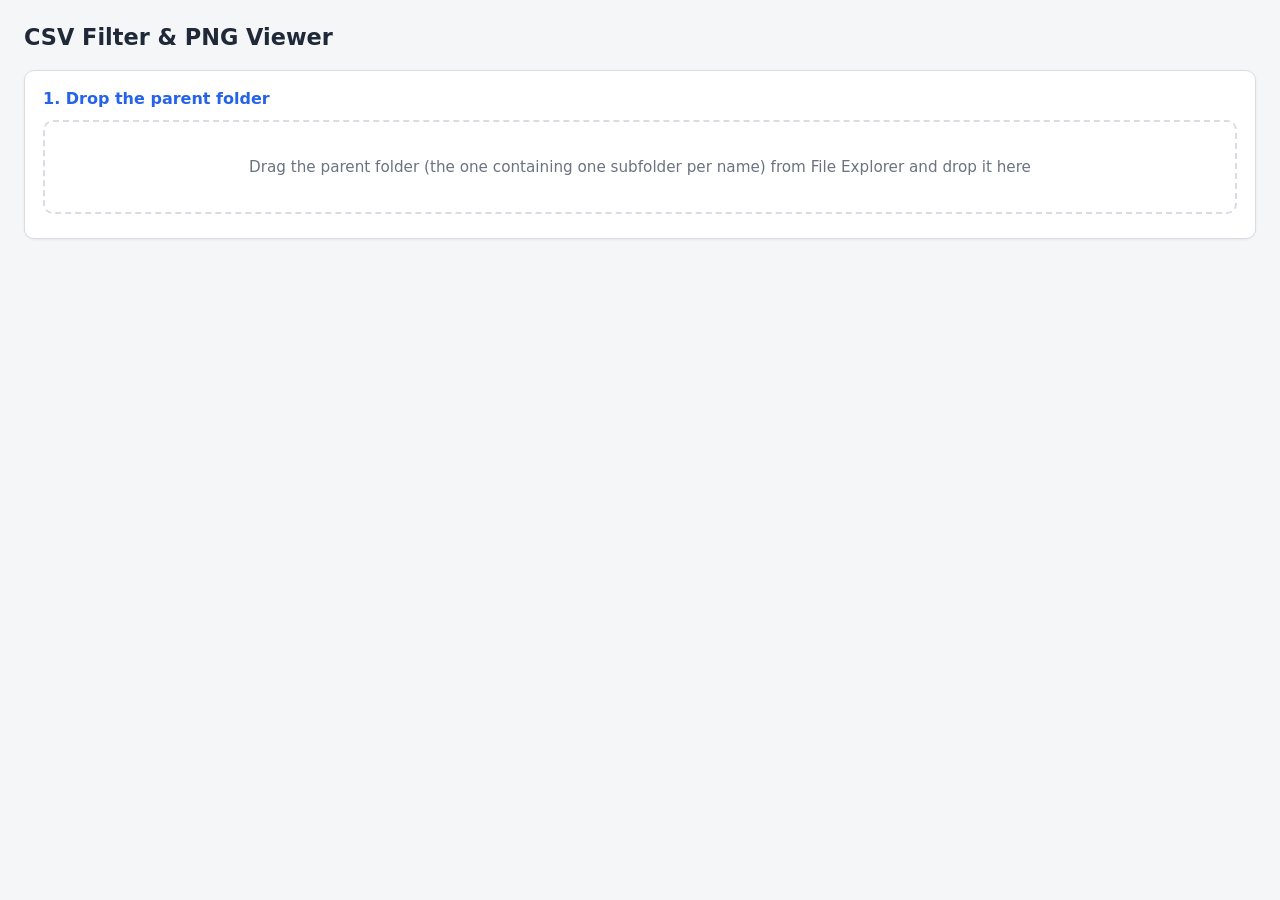
<file: csv-png-viewer.html>
<!DOCTYPE html>
<html lang="en">
<head>
<meta charset="UTF-8">
<meta name="viewport" content="width=device-width, initial-scale=1.0">
<title>CSV Filter &amp; PNG Viewer</title>
<style>
  :root {
    --bg: #f4f6f8;
    --card: #ffffff;
    --border: #d7dde3;
    --accent: #2563eb;
    --green: #16a34a;
    --green-bg: #dcfce7;
    --text: #1f2937;
    --muted: #6b7280;
  }
  * { box-sizing: border-box; }
  body {
    font-family: "Segoe UI", system-ui, sans-serif;
    background: var(--bg);
    color: var(--text);
    margin: 0;
    padding: 24px;
  }
  h1 { font-size: 1.4rem; margin: 0 0 20px; }
  h2 { font-size: 1rem; margin: 0 0 12px; color: var(--accent); }
  .card {
    background: var(--card);
    border: 1px solid var(--border);
    border-radius: 10px;
    padding: 18px;
    margin-bottom: 18px;
    box-shadow: 0 1px 3px rgba(0,0,0,0.06);
  }
  label { display: block; font-size: 0.85rem; font-weight: 600; margin-bottom: 4px; }
  select, input[type="text"] {
    width: 100%;
    padding: 8px 10px;
    border: 1px solid var(--border);
    border-radius: 6px;
    font-size: 0.9rem;
    background: #fff;
  }
  select:disabled { background: #eef1f4; color: var(--muted); }
  button {
    background: var(--accent);
    color: #fff;
    border: none;
    border-radius: 6px;
    padding: 9px 16px;
    font-size: 0.9rem;
    cursor: pointer;
  }
  button:hover:not(:disabled) { filter: brightness(1.1); }
  button:disabled { background: #9aa4b2; cursor: not-allowed; }
  .row { display: flex; gap: 14px; flex-wrap: wrap; align-items: flex-end; }
  .row > div { flex: 1 1 220px; }
  .checkbox-list {
    display: flex; flex-wrap: wrap; gap: 8px 16px;
    max-height: 140px; overflow-y: auto;
    border: 1px solid var(--border); border-radius: 6px; padding: 10px;
  }
  .checkbox-list label { font-weight: 400; display: flex; align-items: center; gap: 6px; margin: 0; cursor: pointer; }
  #filterDropdowns { display: flex; flex-wrap: wrap; gap: 14px; margin-top: 14px; }
  #filterDropdowns > div { flex: 1 1 220px; }
  #resultBar {
    width: 100%;
    padding: 12px;
    font-size: 1.05rem;
    font-weight: 600;
    border: 2px solid var(--border);
    border-radius: 8px;
    background: #eef1f4;
    color: var(--muted);
  }
  #resultBar.matched {
    background: var(--green-bg);
    border-color: var(--green);
    color: #14532d;
  }
  #dropZone {
    border: 2px dashed var(--border);
    border-radius: 10px;
    padding: 36px 20px;
    text-align: center;
    color: var(--muted);
    font-size: 0.95rem;
    transition: border-color 0.15s, background 0.15s;
    cursor: default;
  }
  #dropZone.dragover { border-color: var(--accent); background: #eff6ff; color: var(--accent); }
  #dropZone.set { border-style: solid; border-color: var(--green); background: var(--green-bg); color: #14532d; font-weight: 600; }
  .status { font-size: 0.83rem; color: var(--muted); margin-top: 6px; }
  .status.error { color: #dc2626; }
  .status.ok { color: var(--green); }
  #pngPreview {
    max-width: 100%;
    max-height: 480px;
    display: none;
    margin-top: 12px;
    border: 1px solid var(--border);
    border-radius: 8px;
    background:
      repeating-conic-gradient(#e5e7eb 0% 25%, #fff 0% 50%) 0 0 / 20px 20px;
  }
  .hidden { display: none; }
</style>
</head>
<body>

<h1>CSV Filter &amp; PNG Viewer</h1>

<!-- Step 1: Folder (drag & drop) -->
<div class="card">
  <h2>1. Drop the parent folder</h2>
  <div id="dropZone">Drag the parent folder (the one containing one subfolder per name) from File Explorer and drop it here</div>
  <div class="status" id="folderStatus"></div>
</div>

<!-- Step 2: CSV -->
<div class="card hidden" id="csvCard">
  <h2>2. Load CSV</h2>
  <input type="file" id="csvFile" accept=".csv,text/csv">
  <div class="status" id="csvStatus">No file loaded.</div>
</div>

<!-- Step 3: Name column -->
<div class="card hidden" id="nameCard">
  <h2>3. Select the name column</h2>
  <select id="nameColumn">
    <option value="">-- choose column --</option>
  </select>
</div>

<!-- Step 4: Filter columns -->
<div class="card hidden" id="filterCard">
  <h2>4. Select filter columns</h2>
  <div class="checkbox-list" id="filterColumns"></div>
  <div id="filterDropdowns"></div>
</div>

<!-- Step 5: Result -->
<div class="card hidden" id="resultCard">
  <h2>5. Filtered name</h2>
  <input type="text" id="resultBar" readonly value="">
  <div class="status" id="matchStatus"></div>
</div>

<!-- Step 6: PNG -->
<div class="card hidden" id="pngCard">
  <h2>6. PNG preview &amp; export</h2>
  <div class="row">
    <div>
      <label for="pngSelect">PNG files in matched subfolder</label>
      <select id="pngSelect" disabled>
        <option value="">-- no PNGs --</option>
      </select>
    </div>
    <div style="flex: 0 0 auto;">
      <button id="exportPng" disabled>Export PNG</button>
    </div>
  </div>
  <div class="status" id="pngStatus"></div>
  <img id="pngPreview" alt="PNG preview">
</div>

<script>
"use strict";

// ---------- state ----------
let headers = [];
let rows = [];                  // array of string arrays
let nameColIdx = -1;
let filterColIdxs = [];         // indices of columns chosen as filters
let filterSelections = {};      // colIdx -> selected value ("" = any)
let matchedName = null;         // raw matched name (single row)
let cleanedName = null;         // matched name with quotes removed

let rootDirEntry = null;        // FileSystemDirectoryEntry from drag & drop
let currentPngs = [];           // [{name, getBlob: async () => Blob}]
let currentBlobUrl = null;

// ---------- helpers ----------
const $ = id => document.getElementById(id);

function setStatus(el, msg, cls) {
  el.textContent = msg;
  el.className = "status" + (cls ? " " + cls : "");
}

function escapeHtml(s) {
  return s.replace(/&/g, "&amp;").replace(/</g, "&lt;").replace(/>/g, "&gt;").replace(/"/g, "&quot;");
}

// Proper CSV parser: handles quoted fields, embedded commas, escaped quotes, CRLF
function parseCSV(text) {
  const out = [];
  let row = [], field = "", inQuotes = false;
  for (let i = 0; i < text.length; i++) {
    const c = text[i];
    if (inQuotes) {
      if (c === '"') {
        if (text[i + 1] === '"') { field += '"'; i++; }
        else inQuotes = false;
      } else field += c;
    } else {
      if (c === '"') inQuotes = true;
      else if (c === ',') { row.push(field); field = ""; }
      else if (c === '\n') { row.push(field); out.push(row); row = []; field = ""; }
      else if (c === '\r') { /* skip */ }
      else field += c;
    }
  }
  if (field !== "" || row.length) { row.push(field); out.push(row); }
  return out.filter(r => r.some(v => v.trim() !== ""));
}

function stripQuotes(s) {
  // remove any single or double quotes anywhere in the name
  return s.replace(/["']/g, "").trim();
}

// Rows matching every active filter, optionally ignoring one column
function matchingRows(excludeColIdx) {
  return rows.filter(r =>
    filterColIdxs.every(ci => {
      if (ci === excludeColIdx) return true;
      const v = filterSelections[ci];
      return !v || r[ci] === v;
    })
  );
}

// ---------- step 1: folder via drag & drop (no picker dialog) ----------
const dropZone = $("dropZone");

["dragover", "dragenter"].forEach(ev =>
  dropZone.addEventListener(ev, e => {
    e.preventDefault();
    dropZone.classList.add("dragover");
  })
);
["dragleave", "dragend"].forEach(ev =>
  dropZone.addEventListener(ev, () => dropZone.classList.remove("dragover"))
);

dropZone.addEventListener("drop", e => {
  e.preventDefault();
  dropZone.classList.remove("dragover");

  let dirEntry = null;
  for (const item of e.dataTransfer.items) {
    const entry = item.webkitGetAsEntry && item.webkitGetAsEntry();
    if (entry && entry.isDirectory) { dirEntry = entry; break; }
  }
  if (!dirEntry) {
    setStatus($("folderStatus"), "That was not a folder — drop a folder, not a file.", "error");
    return;
  }
  rootDirEntry = dirEntry;
  dropZone.textContent = "Folder: " + dirEntry.name + "  (drop another folder to replace)";
  dropZone.classList.add("set");
  setStatus($("folderStatus"), 'Folder "' + dirEntry.name + '" ready.', "ok");
  $("csvCard").classList.remove("hidden");
  scanFolder(); // re-scan in case a name is already matched
});

// Read ALL entries of a directory (readEntries returns batches of <=100)
function readAllEntries(dirEntry) {
  const reader = dirEntry.createReader();
  return new Promise((resolve, reject) => {
    const all = [];
    (function next() {
      reader.readEntries(batch => {
        if (!batch.length) return resolve(all);
        all.push(...batch);
        next();
      }, reject);
    })();
  });
}

function entryToBlob(fileEntry) {
  return new Promise((resolve, reject) => fileEntry.file(resolve, reject));
}

// ---------- step 2: CSV load ----------
$("csvFile").addEventListener("change", async e => {
  const file = e.target.files[0];
  if (!file) return;
  try {
    const text = await file.text();
    const parsed = parseCSV(text);
    if (parsed.length < 2) throw new Error("CSV needs a header row and at least one data row.");
    headers = parsed[0].map(h => h.trim());
    rows = parsed.slice(1).map(r => {
      const padded = r.slice(0, headers.length);
      while (padded.length < headers.length) padded.push("");
      return padded.map(v => v.trim());
    });
    setStatus($("csvStatus"), 'Loaded "' + file.name + '" — ' + rows.length + " rows, " + headers.length + " columns.", "ok");
    resetAfterCsv();
  } catch (err) {
    setStatus($("csvStatus"), "Failed to parse CSV: " + err.message, "error");
  }
});

function resetAfterCsv() {
  nameColIdx = -1;
  filterColIdxs = [];
  filterSelections = {};
  matchedName = cleanedName = null;

  const nameSel = $("nameColumn");
  nameSel.innerHTML = '<option value="">-- choose column --</option>' +
    headers.map((h, i) => '<option value="' + i + '">' + escapeHtml(h) + "</option>").join("");

  $("nameCard").classList.remove("hidden");
  $("filterCard").classList.add("hidden");
  $("resultCard").classList.add("hidden");
  $("pngCard").classList.add("hidden");
  $("filterColumns").innerHTML = "";
  $("filterDropdowns").innerHTML = "";
}

// ---------- step 3: name column ----------
$("nameColumn").addEventListener("change", e => {
  nameColIdx = e.target.value === "" ? -1 : Number(e.target.value);
  filterColIdxs = [];
  filterSelections = {};

  if (nameColIdx === -1) {
    $("filterCard").classList.add("hidden");
    $("resultCard").classList.add("hidden");
    return;
  }

  // Build filter-column checkboxes (all columns except the name column)
  const box = $("filterColumns");
  box.innerHTML = headers.map((h, i) =>
    i === nameColIdx ? "" :
    '<label><input type="checkbox" data-col="' + i + '"> ' + escapeHtml(h) + "</label>"
  ).join("");
  box.querySelectorAll("input[type=checkbox]").forEach(cb =>
    cb.addEventListener("change", onFilterColumnsChanged)
  );

  $("filterCard").classList.remove("hidden");
  $("resultCard").classList.remove("hidden");
  $("filterDropdowns").innerHTML = "";
  updateResult();
});

// ---------- step 4: filter columns + cascading dropdowns ----------
function onFilterColumnsChanged() {
  filterColIdxs = [...$("filterColumns").querySelectorAll("input:checked")]
    .map(cb => Number(cb.dataset.col));
  // Drop selections for unchecked columns
  for (const key of Object.keys(filterSelections)) {
    if (!filterColIdxs.includes(Number(key))) delete filterSelections[key];
  }
  rebuildDropdowns();
  updateResult();
}

function rebuildDropdowns() {
  const wrap = $("filterDropdowns");
  wrap.innerHTML = "";
  for (const ci of filterColIdxs) {
    const div = document.createElement("div");
    const label = document.createElement("label");
    label.textContent = headers[ci];
    const sel = document.createElement("select");
    sel.dataset.col = ci;
    sel.addEventListener("change", () => {
      filterSelections[ci] = sel.value;
      refreshDropdownOptions();
      updateResult();
    });
    div.appendChild(label);
    div.appendChild(sel);
    wrap.appendChild(div);
  }
  refreshDropdownOptions();
}

// Each dropdown only shows values still possible given the OTHER dropdowns' selections
function refreshDropdownOptions() {
  $("filterDropdowns").querySelectorAll("select").forEach(sel => {
    const ci = Number(sel.dataset.col);
    const possible = [...new Set(matchingRows(ci).map(r => r[ci]))].sort();
    const current = filterSelections[ci] || "";
    sel.innerHTML = '<option value="">-- any --</option>' +
      possible.map(v => '<option value="' + escapeHtml(v) + '">' + escapeHtml(v) + "</option>").join("");
    if (possible.includes(current)) {
      sel.value = current;
    } else {
      sel.value = "";
      filterSelections[ci] = "";
    }
  });
}

// ---------- step 5: result ----------
function updateResult() {
  const bar = $("resultBar");
  const matched = matchingRows(null);
  const status = $("matchStatus");

  if (matched.length === 1 && nameColIdx !== -1) {
    matchedName = matched[0][nameColIdx];
    cleanedName = stripQuotes(matchedName);
    bar.value = matchedName;
    bar.classList.add("matched");
    setStatus(status, 'Exactly 1 row matched. Folder lookup name: "' + cleanedName + '"', "ok");
    $("pngCard").classList.remove("hidden");
    scanFolder();
  } else {
    matchedName = cleanedName = null;
    bar.value = matched.length === 0 ? "No rows match" : matched.length + " rows match — keep filtering";
    bar.classList.remove("matched");
    setStatus(status, "Narrow the filters until exactly one row remains.");
    clearPngUI("Waiting for a single matched name.");
  }
}

// ---------- step 6: PNGs ----------
async function scanFolder() {
  if (!cleanedName || !rootDirEntry) return;

  currentPngs = [];
  try {
    // Find subfolder matching the cleaned name (exact first, then case-insensitive)
    const entries = await readAllEntries(rootDirEntry);
    let sub = null;
    for (const entry of entries) {
      if (!entry.isDirectory) continue;
      if (entry.name === cleanedName) { sub = entry; break; }
      if (!sub && entry.name.toLowerCase() === cleanedName.toLowerCase()) sub = entry;
    }
    if (!sub) {
      clearPngUI('No subfolder named "' + cleanedName + '" found in "' + rootDirEntry.name + '".', true);
      return;
    }
    const subEntries = await readAllEntries(sub);
    for (const entry of subEntries) {
      if (entry.isFile && /\.png$/i.test(entry.name)) {
        currentPngs.push({ name: entry.name, getBlob: () => entryToBlob(entry) });
      }
    }
  } catch (err) {
    clearPngUI("Error reading folder: " + err.message, true);
    return;
  }

  if (!currentPngs.length) {
    clearPngUI('Subfolder "' + cleanedName + '" contains no PNG files.', true);
    return;
  }

  currentPngs.sort((a, b) => a.name.localeCompare(b.name));
  const sel = $("pngSelect");
  sel.innerHTML = currentPngs.map((p, i) => '<option value="' + i + '">' + escapeHtml(p.name) + "</option>").join("");
  sel.disabled = false;
  $("exportPng").disabled = false;
  setStatus($("pngStatus"), currentPngs.length + ' PNG file(s) found in "' + cleanedName + '".', "ok");
  showPng(0);
}

$("pngSelect").addEventListener("change", e => showPng(Number(e.target.value)));

// Some locked-down environments block blob: URLs ("URI supplied to the API was
// malformed..." errors). Data URLs via FileReader work there as a fallback.
function blobToDataUrl(blob) {
  return new Promise((resolve, reject) => {
    const fr = new FileReader();
    fr.onload = () => resolve(fr.result);
    fr.onerror = () => reject(fr.error || new Error("FileReader failed"));
    fr.readAsDataURL(blob);
  });
}

async function showPng(idx) {
  const entry = currentPngs[idx];
  if (!entry) return;
  const img = $("pngPreview");
  try {
    const blob = await entry.getBlob();
    let src = null;
    try {
      if (currentBlobUrl) { URL.revokeObjectURL(currentBlobUrl); currentBlobUrl = null; }
      currentBlobUrl = URL.createObjectURL(blob);
      src = currentBlobUrl;
      // If the blob: URL is blocked at load time, retry once as a data URL
      img.onerror = async () => {
        img.onerror = null;
        try { img.src = await blobToDataUrl(blob); }
        catch (e) { setStatus($("pngStatus"), "Could not display PNG: " + e.message, "error"); }
      };
    } catch (e) {
      img.onerror = null;
      src = await blobToDataUrl(blob);
    }
    img.src = src;
    img.style.display = "block";
  } catch (err) {
    setStatus($("pngStatus"), "Could not display PNG: " + err.message, "error");
  }
}

$("exportPng").addEventListener("click", async () => {
  const idx = Number($("pngSelect").value);
  const entry = currentPngs[idx];
  if (!entry || !cleanedName) return;
  try {
    const blob = await entry.getBlob();
    const baseName = entry.name.replace(/\.png$/i, "");
    // Exported name = filtered name + original png name
    const exportName = cleanedName + "_" + baseName + ".png";
    let url, isBlobUrl = false;
    try { url = URL.createObjectURL(blob); isBlobUrl = true; }
    catch (e) { url = await blobToDataUrl(blob); }
    const a = document.createElement("a");
    a.href = url;
    a.download = exportName;
    document.body.appendChild(a);
    a.click();
    a.remove();
    if (isBlobUrl) setTimeout(() => URL.revokeObjectURL(url), 5000);
    setStatus($("pngStatus"), 'Exported as "' + exportName + '".', "ok");
  } catch (err) {
    setStatus($("pngStatus"), "Export failed: " + err.message, "error");
  }
});

function clearPngUI(msg, isError) {
  currentPngs = [];
  const sel = $("pngSelect");
  sel.innerHTML = '<option value="">-- no PNGs --</option>';
  sel.disabled = true;
  $("exportPng").disabled = true;
  $("pngPreview").style.display = "none";
  if (currentBlobUrl) { URL.revokeObjectURL(currentBlobUrl); currentBlobUrl = null; }
  setStatus($("pngStatus"), msg || "", isError ? "error" : "");
}
</script>
</body>
</html>
</file>
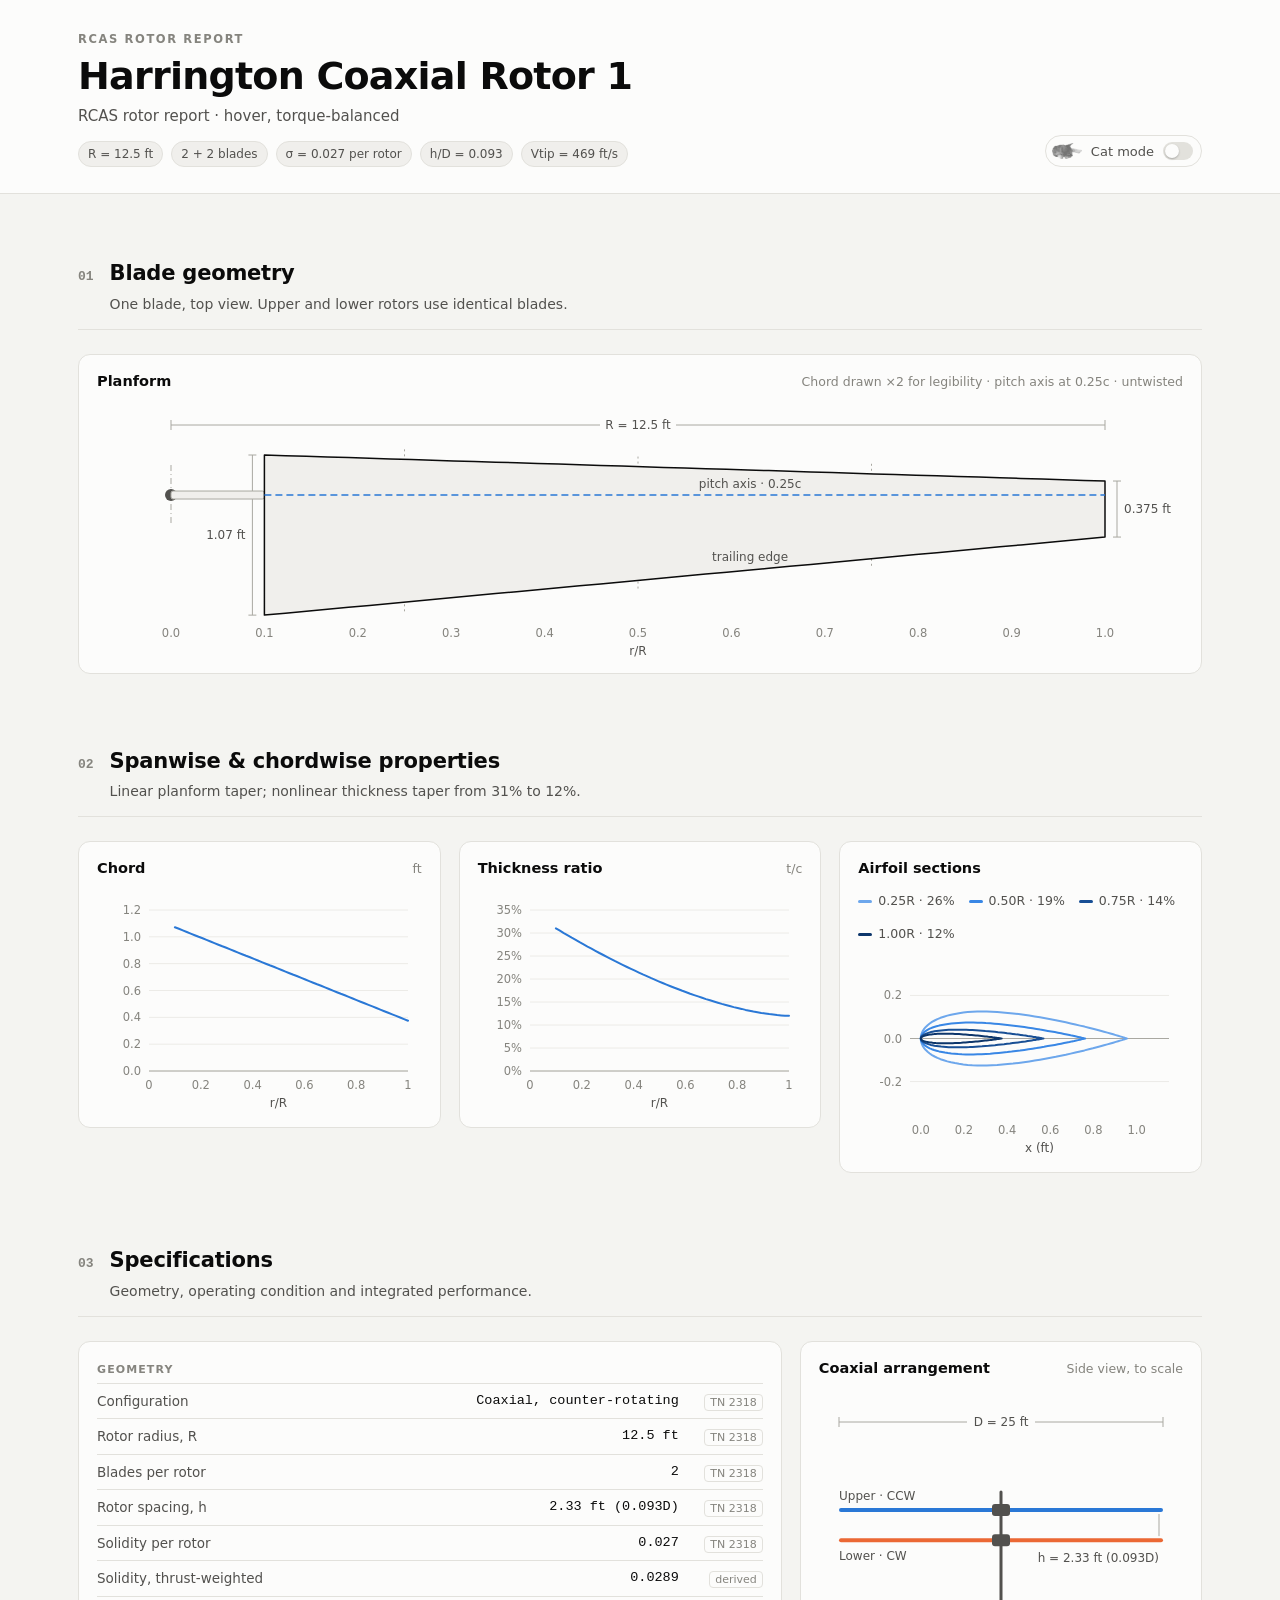
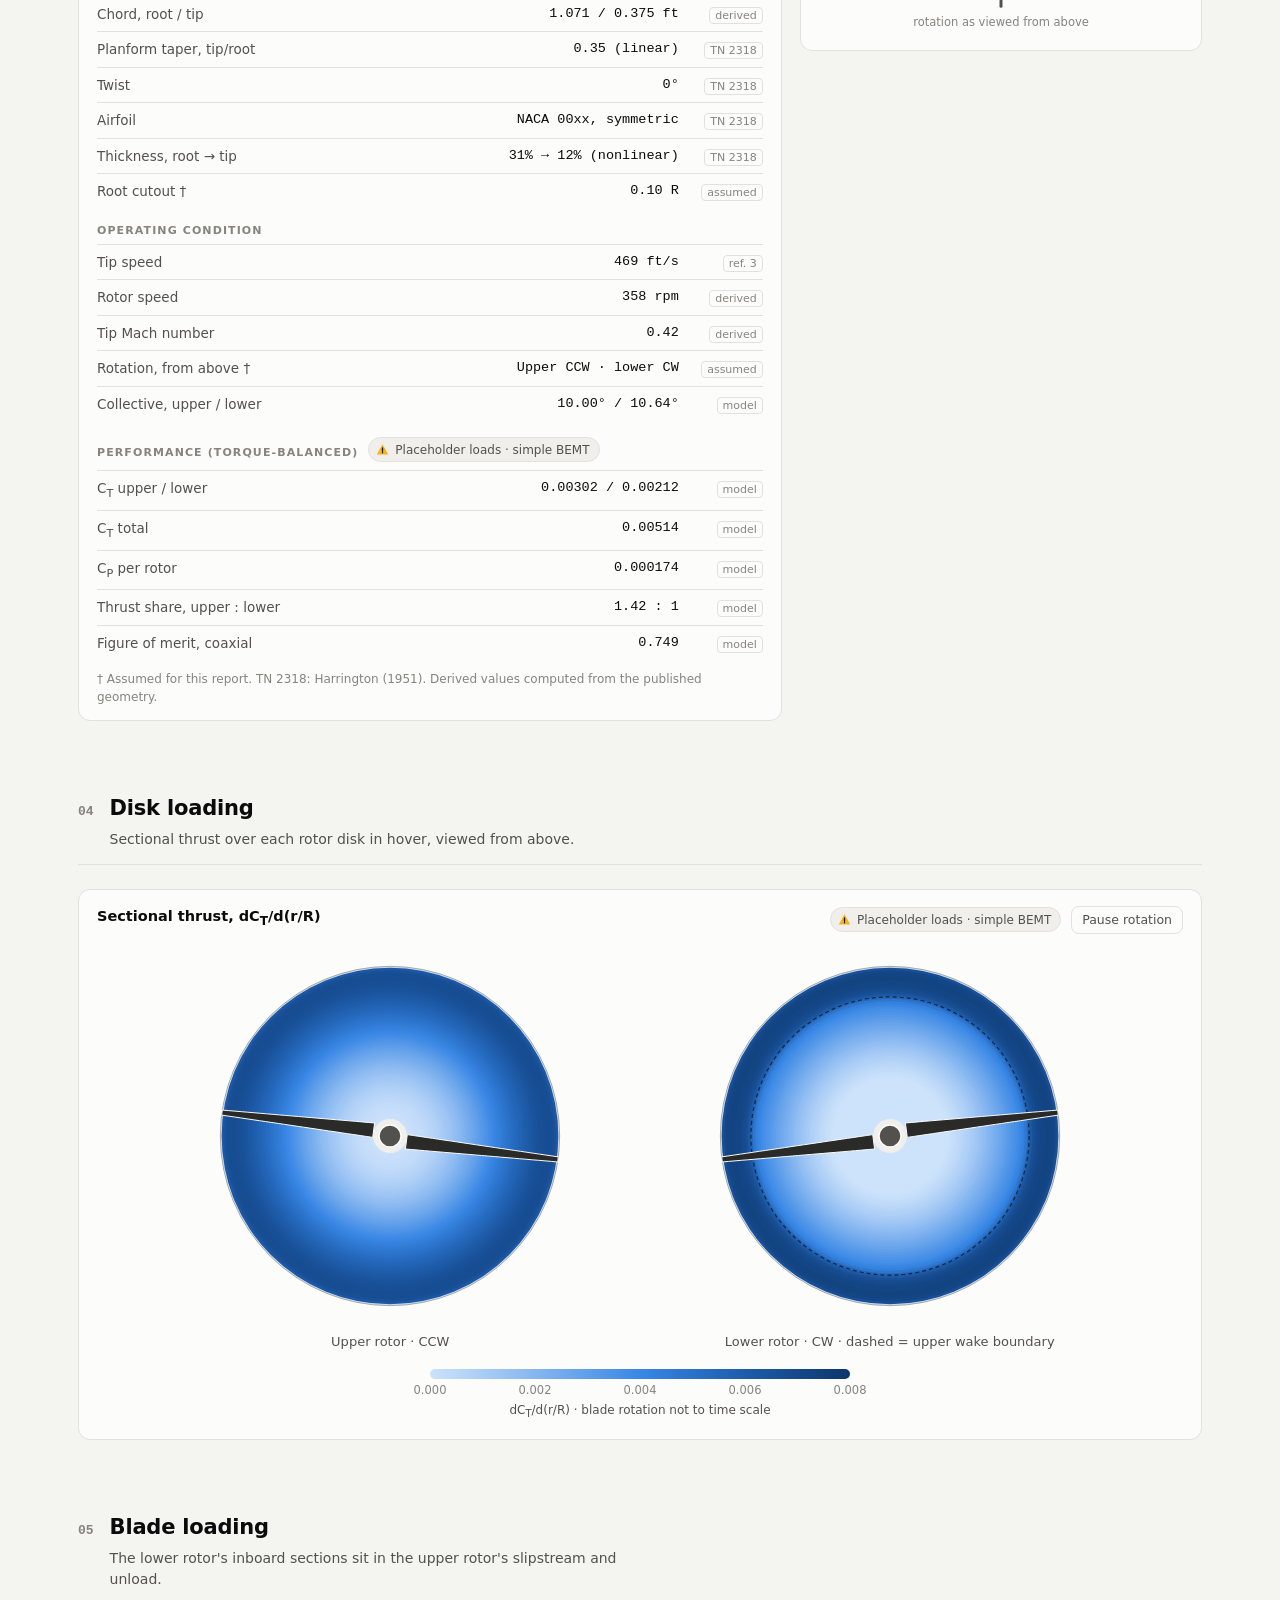
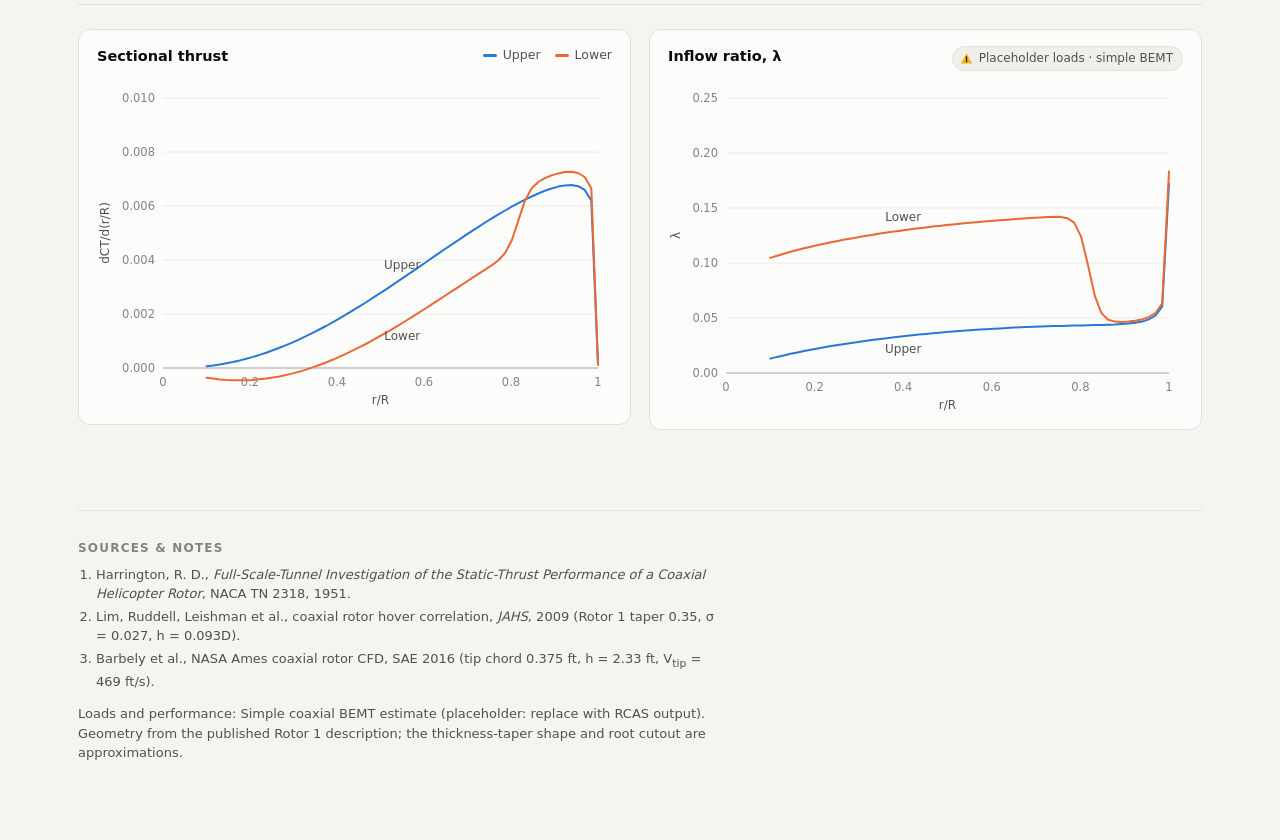
<file: harrington_rotor_report.html>
<!doctype html>
<html lang="en">
<head>
<meta charset="utf-8">
<meta name="viewport" content="width=device-width, initial-scale=1">
<title>Harrington Rotor Report</title>
<style>
:root{
  color-scheme: light;
  --bg:#f4f4f1; --surface:#fcfcfb; --surface-2:#f0efec; --ink:#0b0b0b; --ink-2:#52514e; --muted:#85847e;
  --line:#e2e1dc; --grid:#ecebe7; --axis:#a9a8a1; --blade:#2a2a28; --blade-edge:#fcfcfb;
  --s1:#2a78d6; --s2:#eb6834; --warn:#fab219;
  --mono: ui-monospace, "SF Mono", "Cascadia Mono", "Roboto Mono", Menlo, Consolas, monospace;
  --sans: "Inter", ui-sans-serif, system-ui, -apple-system, "Segoe UI", Roboto, "Helvetica Neue", Arial, sans-serif;
}
@media (prefers-color-scheme: dark){
  :root:not([data-theme="light"]){
    color-scheme: dark;
    --bg:#111110; --surface:#1a1a19; --surface-2:#242422; --ink:#f0efec; --ink-2:#c3c2b7; --muted:#8f8e86;
    --line:#2e2e2b; --grid:#262624; --axis:#5c5b56; --blade:#ecebe7; --blade-edge:#1a1a19;
    --s1:#3987e5; --s2:#d95926;
  }
}
:root[data-theme="dark"]{
  color-scheme: dark;
  --bg:#111110; --surface:#1a1a19; --surface-2:#242422; --ink:#f0efec; --ink-2:#c3c2b7; --muted:#8f8e86;
  --line:#2e2e2b; --grid:#262624; --axis:#5c5b56; --blade:#ecebe7; --blade-edge:#1a1a19;
  --s1:#3987e5; --s2:#d95926;
}
*{box-sizing:border-box}
html{-webkit-text-size-adjust:100%}
body{margin:0;background:var(--bg);color:var(--ink);font:15px/1.5 var(--sans);font-feature-settings:"tnum" 1;overflow-x:hidden}
.wrap{max-width:1180px;margin:0 auto;padding:0 28px}
@media (max-width:600px){.wrap{padding:0 16px}}

/* header */
.top{border-bottom:1px solid var(--line);background:var(--surface)}
.top .wrap{display:flex;align-items:flex-end;justify-content:space-between;gap:24px;padding-top:34px;padding-bottom:26px;flex-wrap:wrap}
.overline{font:600 11.5px/1 var(--sans);letter-spacing:.14em;text-transform:uppercase;color:var(--muted);margin:0 0 10px}
h1{font-size:clamp(26px,3.4vw,38px);line-height:1.08;letter-spacing:-.02em;margin:0;font-weight:680}
.sub{margin:8px 0 0;color:var(--ink-2)}
.chips{display:flex;gap:8px;flex-wrap:wrap;margin-top:14px}
.chip{font:500 12px/1 var(--sans);color:var(--ink-2);border:1px solid var(--line);background:var(--surface-2);padding:6px 9px;border-radius:999px}

.cat-toggle{display:inline-flex;align-items:center;gap:9px;border:1px solid var(--line);background:var(--surface);color:var(--ink-2);
  font:500 13px/1 var(--sans);padding:6px 8px 6px 6px;border-radius:999px;cursor:pointer}
.cat-toggle:hover{border-color:var(--axis)}
.cat-toggle:focus-visible{outline:2px solid var(--s1);outline-offset:2px}
.cat-toggle img{width:30px;height:auto;display:block;filter:grayscale(1);opacity:.55;transition:filter .2s,opacity .2s}
.cat-toggle[aria-pressed="true"] img{filter:none;opacity:1}
.cat-switch{width:30px;height:18px;border-radius:999px;background:var(--line);position:relative;transition:background .2s}
.cat-switch span{position:absolute;top:2px;left:2px;width:14px;height:14px;border-radius:50%;background:var(--surface);box-shadow:0 1px 2px rgba(0,0,0,.25);transition:transform .2s}
.cat-toggle[aria-pressed="true"] .cat-switch{background:var(--s2)}
.cat-toggle[aria-pressed="true"] .cat-switch span{transform:translateX(12px)}

/* sections */
.sec{padding:64px 0 8px}
.sec-head{display:flex;gap:16px;align-items:baseline;padding-bottom:14px;border-bottom:1px solid var(--line);margin-bottom:24px}
.sec-num{font:600 13px/1 var(--mono);color:var(--muted)}
.sec-head h2{margin:0;font-size:21px;letter-spacing:-.01em;font-weight:650}
.sec-head p{margin:4px 0 0;color:var(--ink-2);font-size:14px;max-width:560px}
.card{position:relative;background:var(--surface);border:1px solid var(--line);border-radius:12px;padding:16px 18px 14px;min-width:0}
.card-head{display:flex;align-items:flex-start;justify-content:space-between;gap:12px;flex-wrap:wrap;min-height:34px;margin-bottom:6px}
.card-head h3{margin:0;font-size:14.5px;font-weight:620}
.card-note{color:var(--muted);font-size:12.5px;margin-top:2px}
.keys{display:flex;gap:14px;flex-wrap:wrap;font-size:12.5px;color:var(--ink-2)}
.key{display:inline-flex;align-items:center;gap:6px}
.key i{width:14px;height:3px;border-radius:2px;display:inline-block}
.grid3{display:grid;grid-template-columns:repeat(3,minmax(0,1fr));gap:18px;align-items:start}
.grid2{display:grid;grid-template-columns:repeat(2,minmax(0,1fr));gap:18px;align-items:start}
.grid-specs{display:grid;grid-template-columns:minmax(0,1.75fr) minmax(0,1fr);gap:18px;align-items:start}
@media (max-width:980px){.grid3{grid-template-columns:1fr 1fr}}
@media (max-width:760px){.grid3,.grid2,.grid-specs{grid-template-columns:1fr}}
.plot{position:relative;width:100%}
.plot svg{display:block;overflow:visible}
.ax text{fill:var(--muted);font:11.5px var(--sans)}
.ax .title{fill:var(--ink-2);font-size:12px}
.gridline{stroke:var(--grid);stroke-width:1}
.baseline{stroke:var(--axis);stroke-width:1}
.series{fill:none;stroke-width:2;stroke-linejoin:round;stroke-linecap:round}
.dlabel{font:12px var(--sans);fill:var(--ink-2)}
.xhair{stroke:var(--axis);stroke-width:1;stroke-dasharray:3 3}
.tt{position:absolute;z-index:100;pointer-events:none;background:var(--surface);border:1px solid var(--line);border-radius:8px;
  box-shadow:0 6px 18px rgba(0,0,0,.12);padding:8px 10px;font-size:12.5px;min-width:130px;opacity:0;transition:opacity .08s}
.tt b{display:block;font-weight:600;margin-bottom:4px;color:var(--ink)}
.tt .row{display:flex;align-items:center;gap:8px;justify-content:space-between;color:var(--ink-2)}
.tt .row span:first-child{display:inline-flex;align-items:center;gap:6px}
.tt .sw{width:10px;height:3px;border-radius:2px;display:inline-block}
.tt .v{font-family:var(--mono);color:var(--ink)}
.badge{display:inline-flex;align-items:center;gap:6px;font:500 12px/1 var(--sans);color:var(--ink-2);border:1px solid var(--line);
  background:var(--surface-2);border-radius:999px;padding:5px 9px 5px 7px;white-space:nowrap}
.badge svg{flex:none}

/* specs table */
table.specs{width:100%;border-collapse:collapse;font-size:13.5px}
.specs th{text-align:left;font:600 11px/1 var(--sans);letter-spacing:.1em;text-transform:uppercase;color:var(--muted);padding:16px 0 8px}
.specs tr.grp:first-child th{padding-top:6px}
.specs td{padding:7px 0;border-top:1px solid var(--line);vertical-align:top}
.specs td.k{color:var(--ink-2);padding-right:12px}
.specs td.v{font-family:var(--mono);text-align:right;white-space:nowrap;color:var(--ink)}
.specs td.src{width:84px;text-align:right;padding-left:12px}
.src span{font-size:11px;color:var(--muted);border:1px solid var(--line);border-radius:4px;padding:1px 5px;white-space:nowrap}
.foot-note{color:var(--muted);font-size:12px;margin:10px 0 0}
@media (max-width:600px){.specs td.v{white-space:normal;word-break:break-word}.specs td.src{width:auto;padding-left:8px}.src span{font-size:10px;padding:1px 3px}table.specs{font-size:12.5px}}

/* disk */
.disk-wrap{display:flex;justify-content:center;align-items:flex-start;flex-wrap:wrap}
.disk-fig{margin:0;text-align:center}
.disk-fig figcaption{font-size:13px;color:var(--ink-2);margin-top:6px}
.disk-fig svg{display:block;overflow:visible;touch-action:none}
.cbar{max-width:420px;margin:18px auto 4px}
.cbar-bar{height:10px;border-radius:5px}
.cbar-ticks{position:relative;height:16px;font-size:11.5px;color:var(--muted)}
.cbar-ticks span{position:absolute;transform:translateX(-50%);top:3px}
.cbar-title{text-align:center;font-size:12px;color:var(--ink-2);margin-top:6px}
.btn{font:500 12.5px/1 var(--sans);border:1px solid var(--line);background:var(--surface);color:var(--ink-2);border-radius:8px;padding:7px 10px;cursor:pointer}
.btn:hover{border-color:var(--axis)}
.btn:focus-visible{outline:2px solid var(--s1);outline-offset:2px}

footer{margin-top:72px;border-top:1px solid var(--line);padding:28px 0 64px;color:var(--ink-2);font-size:13px}
footer h4{margin:0 0 8px;font-size:12px;letter-spacing:.1em;text-transform:uppercase;color:var(--muted);font-weight:600}
footer ol{margin:0;padding-left:18px;max-width:640px}
footer li{margin:3px 0}
footer a{color:var(--ink-2)}
footer p{max-width:640px}

/* ===== Cat Mode (decorative; delete this block + the cat script to remove) ===== */
.cat-layer{position:absolute;left:0;top:0;width:0;height:0;overflow:visible;pointer-events:none;z-index:50}
.cat-layer *{pointer-events:none;user-select:none;-webkit-user-select:none}
.cat-clip{position:absolute}
.cat-mv{position:absolute;will-change:transform}
.cat-im{display:block;width:100%;height:100%;will-change:transform}
@media print{.cat-layer,.cat-toggle{display:none!important}}
</style>
</head>
<body>

<header class="top">
  <div class="wrap">
    <div>
      <p class="overline">RCAS rotor report</p>
      <h1 id="title">Harrington Coaxial Rotor 1</h1>
      <p class="sub" id="subtitle"></p>
      <div class="chips" id="chips"></div>
    </div>
    <button id="cat-toggle" class="cat-toggle" type="button" aria-pressed="false" title="Cat mode (press C)">
      <img id="cat-toggle-icon" alt=""><span>Cat mode</span><span class="cat-switch" aria-hidden="true"><span></span></span>
    </button>
  </div>
</header>

<main class="wrap">

  <section class="sec" id="sec-geom">
    <header class="sec-head"><div class="sec-num">01</div><div><h2>Blade geometry</h2>
      <p>One blade, top view. Upper and lower rotors use identical blades.</p></div></header>
    <div class="card" id="card-planform">
      <div class="card-head"><h3>Planform</h3><div class="card-note">Chord drawn ×2 for legibility · pitch axis at 0.25c · untwisted</div></div>
      <div class="plot" id="planform"></div>
    </div>
  </section>

  <section class="sec" id="sec-props">
    <header class="sec-head"><div class="sec-num">02</div><div><h2>Spanwise &amp; chordwise properties</h2>
      <p>Linear planform taper; nonlinear thickness taper from 31% to 12%.</p></div></header>
    <div class="grid3">
      <div class="card" id="card-chord"><div class="card-head"><h3>Chord</h3><div class="card-note">ft</div></div><div class="plot" id="plot-chord"></div></div>
      <div class="card" id="card-tc"><div class="card-head"><h3>Thickness ratio</h3><div class="card-note">t/c</div></div><div class="plot" id="plot-tc"></div></div>
      <div class="card" id="card-sec"><div class="card-head"><h3>Airfoil sections</h3><div class="keys" id="keys-sec"></div></div><div class="plot" id="plot-sec"></div></div>
    </div>
  </section>

  <section class="sec" id="sec-specs">
    <header class="sec-head"><div class="sec-num">03</div><div><h2>Specifications</h2>
      <p>Geometry, operating condition and integrated performance.</p></div></header>
    <div class="grid-specs">
      <div class="card" id="card-specs"><table class="specs" id="specs"></table>
        <p class="foot-note">† Assumed for this report. TN 2318: Harrington (1951). Derived values computed from the published geometry.</p></div>
      <div class="card" id="card-elev"><div class="card-head"><h3>Coaxial arrangement</h3><div class="card-note">Side view, to scale</div></div><div class="plot" id="elev"></div></div>
    </div>
  </section>

  <section class="sec" id="sec-disk">
    <header class="sec-head"><div class="sec-num">04</div><div><h2>Disk loading</h2>
      <p>Sectional thrust over each rotor disk in hover, viewed from above.</p></div></header>
    <div class="card" id="card-disk">
      <div class="card-head"><h3>Sectional thrust, dC<sub>T</sub>/d(r/R)</h3>
        <div style="display:flex;gap:10px;align-items:center;flex-wrap:wrap"><span class="badge-slot"></span><button class="btn" id="spin-btn" type="button">Pause rotation</button></div></div>
      <div class="disk-wrap" id="disk-wrap">
        <figure class="disk-fig"><svg id="disk-upper" role="img" aria-label="Upper rotor sectional thrust disk"></svg><figcaption>Upper rotor · CCW</figcaption></figure>
        <figure class="disk-fig"><svg id="disk-lower" role="img" aria-label="Lower rotor sectional thrust disk"></svg><figcaption>Lower rotor · CW · dashed = upper wake boundary</figcaption></figure>
      </div>
      <div class="cbar"><div class="cbar-bar" id="cbar-bar"></div><div class="cbar-ticks" id="cbar-ticks"></div><div class="cbar-title">dC<sub>T</sub>/d(r/R) · blade rotation not to time scale</div></div>
    </div>
  </section>

  <section class="sec" id="sec-load">
    <header class="sec-head"><div class="sec-num">05</div><div><h2>Blade loading</h2>
      <p>The lower rotor's inboard sections sit in the upper rotor's slipstream and unload.</p></div></header>
    <div class="grid2" id="grid-load">
      <div class="card" id="card-loadct"><div class="card-head"><h3>Sectional thrust</h3><div class="keys" id="keys-load"></div></div><div class="plot" id="plot-load"></div></div>
      <div class="card" id="card-lam"><div class="card-head"><h3>Inflow ratio, λ</h3><span class="badge-slot"></span></div><div class="plot" id="plot-lam"></div></div>
    </div>
  </section>

  <footer id="footer">
    <h4>Sources &amp; notes</h4>
    <ol>
      <li>Harrington, R. D., <i>Full-Scale-Tunnel Investigation of the Static-Thrust Performance of a Coaxial Helicopter Rotor</i>, NACA TN 2318, 1951.</li>
      <li>Lim, Ruddell, Leishman et al., coaxial rotor hover correlation, <i>JAHS</i>, 2009 (Rotor 1 taper 0.35, σ = 0.027, h = 0.093D).</li>
      <li>Barbely et al., NASA Ames coaxial rotor CFD, SAE 2016 (tip chord 0.375 ft, h = 2.33 ft, V<sub>tip</sub> = 469 ft/s).</li>
    </ol>
    <p id="loads-note"></p>
  </footer>
</main>

<script id="report-data" type="application/json">{"meta":{"title":"Harrington Coaxial Rotor 1","subtitle":"RCAS rotor report \u00b7 hover, torque-balanced","loads_source":"Simple coaxial BEMT estimate (placeholder: replace with RCAS output)","loads_is_placeholder":true},"geometry":{"R_ft":12.5,"blades_per_rotor":2,"c_root_ft":1.0714,"c_tip_ft":0.375,"taper":0.35,"root_cutout":0.1,"spacing_ft":2.325,"spacing_over_D":0.093,"twist_deg":0.0,"tc_root":0.31,"tc_tip":0.12,"solidity_published":0.027,"solidity_tw":0.0289,"Vtip_fps":469.0,"rpm":358.3,"Mtip":0.42,"upper_rotation":"CCW","pitch_axis_xc":0.25},"span":{"r":[0.1,0.1153,0.1305,0.1458,0.161,0.1763,0.1915,0.2068,0.222,0.2373,0.2525,0.2678,0.2831,0.2983,0.3136,0.3288,0.3441,0.3593,0.3746,0.3898,0.4051,0.4203,0.4356,0.4508,0.4661,0.4814,0.4966,0.5119,0.5271,0.5424,0.5576,0.5729,0.5881,0.6034,0.6186,0.6339,0.6492,0.6644,0.6797,0.6949,0.7102,0.7254,0.7407,0.7559,0.7712,0.7864,0.8017,0.8169,0.8322,0.8475,0.8627,0.878,0.8932,0.9085,0.9237,0.939,0.9542,0.9695,0.9847,1.0],"chord_ft":[1.0714,1.0596,1.0478,1.036,1.0242,1.0124,1.0006,0.9888,0.977,0.9652,0.9534,0.9416,0.9298,0.918,0.9062,0.8944,0.8826,0.8708,0.859,0.8472,0.8354,0.8235,0.8117,0.7999,0.7881,0.7763,0.7645,0.7527,0.7409,0.7291,0.7173,0.7055,0.6937,0.6819,0.6701,0.6583,0.6465,0.6347,0.6229,0.6111,0.5993,0.5875,0.5757,0.5639,0.5521,0.5403,0.5285,0.5166,0.5048,0.493,0.4812,0.4694,0.4576,0.4458,0.434,0.4222,0.4104,0.3986,0.3868,0.375],"tc":[0.31,0.3049,0.2998,0.2948,0.2898,0.2849,0.28,0.2752,0.2705,0.2658,0.2612,0.2566,0.2521,0.2476,0.2432,0.2388,0.2345,0.2303,0.2261,0.222,0.218,0.214,0.2101,0.2062,0.2024,0.1987,0.195,0.1914,0.1879,0.1844,0.181,0.1777,0.1744,0.1712,0.1681,0.1651,0.1621,0.1592,0.1564,0.1537,0.151,0.1484,0.1459,0.1435,0.1412,0.139,0.1369,0.1349,0.1329,0.1311,0.1294,0.1278,0.1263,0.1249,0.1237,0.1226,0.1216,0.1208,0.1203,0.12]},"sections":[{"r":0.25,"chord":0.9554,"tc":0.2619,"x":[0.0,0.0007,0.0026,0.0059,0.0104,0.0163,0.0234,0.0317,0.0413,0.0521,0.064,0.0771,0.0912,0.1065,0.1227,0.1399,0.158,0.1771,0.1969,0.2175,0.2388,0.2608,0.2834,0.3065,0.3301,0.354,0.3784,0.403,0.4277,0.4527,0.4777,0.5027,0.5276,0.5524,0.577,0.6013,0.6253,0.6489,0.672,0.6945,0.7165,0.7378,0.7585,0.7783,0.7973,0.8154,0.8327,0.8489,0.8641,0.8783,0.8914,0.9033,0.9141,0.9236,0.932,0.9391,0.9449,0.9495,0.9527,0.9547,0.9554,0.9554,0.9547,0.9527,0.9495,0.9449,0.9391,0.932,0.9236,0.9141,0.9033,0.8914,0.8783,0.8641,0.8489,0.8327,0.8154,0.7973,0.7783,0.7585,0.7378,0.7165,0.6945,0.672,0.6489,0.6253,0.6013,0.577,0.5524,0.5276,0.5027,0.4777,0.4527,0.4277,0.403,0.3784,0.354,0.3301,0.3065,0.2834,0.2608,0.2388,0.2175,0.1969,0.1771,0.158,0.1399,0.1227,0.1065,0.0912,0.0771,0.064,0.0521,0.0413,0.0317,0.0234,0.0163,0.0104,0.0059,0.0026,0.0007,0.0],"y":[0.0,0.0096,0.019,0.0282,0.0371,0.0457,0.054,0.062,0.0696,0.0769,0.0837,0.0901,0.096,0.1014,0.1063,0.1107,0.1145,0.1177,0.1203,0.1224,0.1239,0.1248,0.1251,0.1249,0.1242,0.123,0.1212,0.1191,0.1165,0.1135,0.1102,0.1066,0.1027,0.0985,0.0941,0.0896,0.0848,0.08,0.0751,0.0701,0.0651,0.0601,0.0551,0.0501,0.0453,0.0405,0.0359,0.0315,0.0273,0.0232,0.0195,0.016,0.0127,0.0099,0.0073,0.0051,0.0033,0.0019,0.0008,0.0002,-0.0,0.0,-0.0002,-0.0008,-0.0019,-0.0033,-0.0051,-0.0073,-0.0099,-0.0127,-0.016,-0.0195,-0.0232,-0.0273,-0.0315,-0.0359,-0.0405,-0.0453,-0.0501,-0.0551,-0.0601,-0.0651,-0.0701,-0.0751,-0.08,-0.0848,-0.0896,-0.0941,-0.0985,-0.1027,-0.1066,-0.1102,-0.1135,-0.1165,-0.1191,-0.1212,-0.123,-0.1242,-0.1249,-0.1251,-0.1248,-0.1239,-0.1224,-0.1203,-0.1177,-0.1145,-0.1107,-0.1063,-0.1014,-0.096,-0.0901,-0.0837,-0.0769,-0.0696,-0.062,-0.054,-0.0457,-0.0371,-0.0282,-0.019,-0.0096,-0.0]},{"r":0.5,"chord":0.7619,"tc":0.1942,"x":[0.0,0.0005,0.0021,0.0047,0.0083,0.013,0.0186,0.0253,0.0329,0.0415,0.051,0.0615,0.0728,0.0849,0.0978,0.1116,0.126,0.1412,0.157,0.1735,0.1905,0.208,0.226,0.2444,0.2632,0.2824,0.3017,0.3214,0.3411,0.361,0.381,0.4009,0.4208,0.4405,0.4602,0.4796,0.4987,0.5175,0.5359,0.5539,0.5714,0.5884,0.6049,0.6207,0.6359,0.6503,0.6641,0.677,0.6891,0.7004,0.7109,0.7204,0.729,0.7366,0.7433,0.7489,0.7536,0.7572,0.7598,0.7614,0.7619,0.7619,0.7614,0.7598,0.7572,0.7536,0.7489,0.7433,0.7366,0.729,0.7204,0.7109,0.7004,0.6891,0.677,0.6641,0.6503,0.6359,0.6207,0.6049,0.5884,0.5714,0.5539,0.5359,0.5175,0.4987,0.4796,0.4602,0.4405,0.4208,0.4009,0.381,0.361,0.3411,0.3214,0.3017,0.2824,0.2632,0.2444,0.226,0.208,0.1905,0.1735,0.157,0.1412,0.126,0.1116,0.0978,0.0849,0.0728,0.0615,0.051,0.0415,0.0329,0.0253,0.0186,0.013,0.0083,0.0047,0.0021,0.0005,0.0],"y":[0.0,0.0057,0.0112,0.0166,0.0219,0.027,0.0319,0.0367,0.0412,0.0455,0.0495,0.0533,0.0568,0.06,0.0629,0.0654,0.0677,0.0696,0.0712,0.0724,0.0732,0.0738,0.074,0.0739,0.0734,0.0727,0.0717,0.0704,0.0689,0.0671,0.0652,0.063,0.0607,0.0582,0.0557,0.053,0.0502,0.0473,0.0444,0.0414,0.0385,0.0355,0.0326,0.0296,0.0268,0.024,0.0212,0.0186,0.0161,0.0137,0.0115,0.0094,0.0075,0.0058,0.0043,0.003,0.0019,0.0011,0.0005,0.0001,-0.0,0.0,-0.0001,-0.0005,-0.0011,-0.0019,-0.003,-0.0043,-0.0058,-0.0075,-0.0094,-0.0115,-0.0137,-0.0161,-0.0186,-0.0212,-0.024,-0.0268,-0.0296,-0.0326,-0.0355,-0.0385,-0.0414,-0.0444,-0.0473,-0.0502,-0.053,-0.0557,-0.0582,-0.0607,-0.063,-0.0652,-0.0671,-0.0689,-0.0704,-0.0717,-0.0727,-0.0734,-0.0739,-0.074,-0.0738,-0.0732,-0.0724,-0.0712,-0.0696,-0.0677,-0.0654,-0.0629,-0.06,-0.0568,-0.0533,-0.0495,-0.0455,-0.0412,-0.0367,-0.0319,-0.027,-0.0219,-0.0166,-0.0112,-0.0057,-0.0]},{"r":0.75,"chord":0.5685,"tc":0.1445,"x":[0.0,0.0004,0.0016,0.0035,0.0062,0.0097,0.0139,0.0189,0.0246,0.031,0.0381,0.0459,0.0543,0.0633,0.073,0.0832,0.094,0.1054,0.1172,0.1294,0.1421,0.1552,0.1686,0.1824,0.1964,0.2107,0.2251,0.2398,0.2545,0.2694,0.2842,0.2991,0.3139,0.3287,0.3433,0.3578,0.3721,0.3861,0.3998,0.4133,0.4263,0.439,0.4513,0.4631,0.4744,0.4852,0.4954,0.5051,0.5142,0.5226,0.5304,0.5375,0.5439,0.5496,0.5545,0.5588,0.5622,0.565,0.5669,0.5681,0.5685,0.5685,0.5681,0.5669,0.565,0.5622,0.5588,0.5545,0.5496,0.5439,0.5375,0.5304,0.5226,0.5142,0.5051,0.4954,0.4852,0.4744,0.4631,0.4513,0.439,0.4263,0.4133,0.3998,0.3861,0.3721,0.3578,0.3433,0.3287,0.3139,0.2991,0.2842,0.2694,0.2545,0.2398,0.2251,0.2107,0.1964,0.1824,0.1686,0.1552,0.1421,0.1294,0.1172,0.1054,0.094,0.0832,0.073,0.0633,0.0543,0.0459,0.0381,0.031,0.0246,0.0189,0.0139,0.0097,0.0062,0.0035,0.0016,0.0004,0.0],"y":[0.0,0.0032,0.0062,0.0092,0.0122,0.015,0.0177,0.0203,0.0229,0.0252,0.0275,0.0296,0.0315,0.0333,0.0349,0.0363,0.0376,0.0386,0.0395,0.0402,0.0407,0.041,0.0411,0.041,0.0408,0.0404,0.0398,0.0391,0.0382,0.0373,0.0362,0.035,0.0337,0.0323,0.0309,0.0294,0.0278,0.0263,0.0246,0.023,0.0214,0.0197,0.0181,0.0165,0.0149,0.0133,0.0118,0.0103,0.0089,0.0076,0.0064,0.0052,0.0042,0.0032,0.0024,0.0017,0.0011,0.0006,0.0003,0.0001,-0.0,0.0,-0.0001,-0.0003,-0.0006,-0.0011,-0.0017,-0.0024,-0.0032,-0.0042,-0.0052,-0.0064,-0.0076,-0.0089,-0.0103,-0.0118,-0.0133,-0.0149,-0.0165,-0.0181,-0.0197,-0.0214,-0.023,-0.0246,-0.0263,-0.0278,-0.0294,-0.0309,-0.0323,-0.0337,-0.035,-0.0362,-0.0373,-0.0382,-0.0391,-0.0398,-0.0404,-0.0408,-0.041,-0.0411,-0.041,-0.0407,-0.0402,-0.0395,-0.0386,-0.0376,-0.0363,-0.0349,-0.0333,-0.0315,-0.0296,-0.0275,-0.0252,-0.0229,-0.0203,-0.0177,-0.015,-0.0122,-0.0092,-0.0062,-0.0032,-0.0]},{"r":1.0,"chord":0.375,"tc":0.12,"x":[0.0,0.0003,0.001,0.0023,0.0041,0.0064,0.0092,0.0125,0.0162,0.0204,0.0251,0.0302,0.0358,0.0418,0.0482,0.0549,0.062,0.0695,0.0773,0.0854,0.0937,0.1024,0.1112,0.1203,0.1296,0.139,0.1485,0.1582,0.1679,0.1777,0.1875,0.1973,0.2071,0.2168,0.2265,0.236,0.2454,0.2547,0.2638,0.2726,0.2812,0.2896,0.2977,0.3055,0.313,0.3201,0.3268,0.3332,0.3392,0.3448,0.3499,0.3546,0.3588,0.3625,0.3658,0.3686,0.3709,0.3727,0.374,0.3747,0.375,0.375,0.3747,0.374,0.3727,0.3709,0.3686,0.3658,0.3625,0.3588,0.3546,0.3499,0.3448,0.3392,0.3332,0.3268,0.3201,0.313,0.3055,0.2977,0.2896,0.2812,0.2726,0.2638,0.2547,0.2454,0.236,0.2265,0.2168,0.2071,0.1973,0.1875,0.1777,0.1679,0.1582,0.1485,0.139,0.1296,0.1203,0.1112,0.1024,0.0937,0.0854,0.0773,0.0695,0.062,0.0549,0.0482,0.0418,0.0358,0.0302,0.0251,0.0204,0.0162,0.0125,0.0092,0.0064,0.0041,0.0023,0.001,0.0003,0.0],"y":[0.0,0.0017,0.0034,0.0051,0.0067,0.0082,0.0097,0.0111,0.0125,0.0138,0.0151,0.0162,0.0173,0.0182,0.0191,0.0199,0.0206,0.0212,0.0216,0.022,0.0223,0.0224,0.0225,0.0225,0.0223,0.0221,0.0218,0.0214,0.021,0.0204,0.0198,0.0192,0.0185,0.0177,0.0169,0.0161,0.0153,0.0144,0.0135,0.0126,0.0117,0.0108,0.0099,0.009,0.0081,0.0073,0.0065,0.0057,0.0049,0.0042,0.0035,0.0029,0.0023,0.0018,0.0013,0.0009,0.0006,0.0003,0.0001,0.0,-0.0,0.0,-0.0,-0.0001,-0.0003,-0.0006,-0.0009,-0.0013,-0.0018,-0.0023,-0.0029,-0.0035,-0.0042,-0.0049,-0.0057,-0.0065,-0.0073,-0.0081,-0.009,-0.0099,-0.0108,-0.0117,-0.0126,-0.0135,-0.0144,-0.0153,-0.0161,-0.0169,-0.0177,-0.0185,-0.0192,-0.0198,-0.0204,-0.021,-0.0214,-0.0218,-0.0221,-0.0223,-0.0225,-0.0225,-0.0224,-0.0223,-0.022,-0.0216,-0.0212,-0.0206,-0.0199,-0.0191,-0.0182,-0.0173,-0.0162,-0.0151,-0.0138,-0.0125,-0.0111,-0.0097,-0.0082,-0.0067,-0.0051,-0.0034,-0.0017,-0.0]}],"loads":{"r":[0.1,0.1153,0.1305,0.1458,0.161,0.1763,0.1915,0.2068,0.222,0.2373,0.2525,0.2678,0.2831,0.2983,0.3136,0.3288,0.3441,0.3593,0.3746,0.3898,0.4051,0.4203,0.4356,0.4508,0.4661,0.4814,0.4966,0.5119,0.5271,0.5424,0.5576,0.5729,0.5881,0.6034,0.6186,0.6339,0.6492,0.6644,0.6797,0.6949,0.7102,0.7254,0.7407,0.7559,0.7712,0.7864,0.8017,0.8169,0.8322,0.8475,0.8627,0.878,0.8932,0.9085,0.9237,0.939,0.9542,0.9695,0.9847,1.0],"upper":{"theta_deg":10.0,"CT":0.003018,"CP":0.0001738,"dCT":[6.8e-05,9.8e-05,0.000134,0.000177,0.000226,0.000281,0.000343,0.000411,0.000486,0.000567,0.000654,0.000748,0.000847,0.000952,0.001062,0.001178,0.001299,0.001425,0.001556,0.001691,0.001831,0.001975,0.002122,0.002273,0.002427,0.002584,0.002743,0.002905,0.003069,0.003234,0.003401,0.003569,0.003738,0.003907,0.004076,0.004245,0.004413,0.00458,0.004746,0.00491,0.005072,0.005231,0.005388,0.00554,0.005689,0.005834,0.005973,0.006106,0.006233,0.006352,0.006462,0.006562,0.006648,0.006717,0.006763,0.006776,0.006735,0.006596,0.006205,0.000119],"lam":[0.013078,0.014601,0.016044,0.017415,0.018722,0.019968,0.02116,0.022301,0.023395,0.024444,0.025451,0.026419,0.027349,0.028243,0.029103,0.02993,0.030726,0.031492,0.032228,0.032936,0.033616,0.03427,0.034898,0.0355,0.036077,0.036631,0.03716,0.037667,0.03815,0.038611,0.039049,0.039466,0.039861,0.040234,0.040587,0.040918,0.041229,0.041519,0.041789,0.042039,0.04227,0.042481,0.042675,0.042852,0.043013,0.043161,0.043299,0.043433,0.043568,0.043716,0.043892,0.044119,0.044435,0.0449,0.045614,0.046756,0.048683,0.052233,0.06023,0.172361]},"lower":{"theta_deg":10.64,"CT":0.002118,"CP":0.0001738,"dCT":[-0.000359,-0.000394,-0.000421,-0.000441,-0.000452,-0.000456,-0.000452,-0.00044,-0.000419,-0.000391,-0.000354,-0.00031,-0.000258,-0.000199,-0.000132,-5.9e-05,2.2e-05,0.00011,0.000204,0.000304,0.00041,0.000522,0.000639,0.000762,0.000889,0.001021,0.001158,0.001298,0.001442,0.001589,0.00174,0.001893,0.002048,0.002205,0.002364,0.002523,0.002684,0.002845,0.003005,0.003166,0.003325,0.003484,0.003643,0.003807,0.003994,0.004258,0.004721,0.005465,0.006206,0.006655,0.006889,0.007031,0.007132,0.007207,0.007255,0.007267,0.007222,0.007073,0.006657,0.000134],"lam":[0.104642,0.106614,0.108456,0.110188,0.111822,0.113371,0.114843,0.116246,0.117585,0.118866,0.120093,0.12127,0.1224,0.123486,0.124531,0.125535,0.126503,0.127434,0.128332,0.129197,0.13003,0.130833,0.131606,0.132352,0.13307,0.133761,0.134427,0.135067,0.135683,0.136276,0.136845,0.137392,0.137917,0.138421,0.138905,0.13937,0.139815,0.140243,0.140653,0.141046,0.141417,0.141749,0.141978,0.141889,0.140764,0.136421,0.123733,0.098324,0.070534,0.054499,0.048458,0.046697,0.046435,0.046765,0.047492,0.048714,0.050781,0.054565,0.063044,0.183203]},"total":{"CT":0.005136,"CP":0.0003476,"FM":0.749},"wake_radius":0.82}}</script>
<script>
/* ======================= Report ======================= */
(function(){
'use strict';
const D = JSON.parse(document.getElementById('report-data').textContent);
const G = D.geometry, L = D.loads;
const NS = 'http://www.w3.org/2000/svg';
const $ = s => document.querySelector(s);
const el = (tag, attrs, parent) => { const e = document.createElementNS(NS, tag); for (const k in attrs) e.setAttribute(k, attrs[k]); if (parent) parent.appendChild(e); return e; };
const css = v => getComputedStyle(document.documentElement).getPropertyValue(v).trim();
const reduceMQ = matchMedia('(prefers-reduced-motion: reduce)');
const darkMQ = matchMedia('(prefers-color-scheme: dark)');
const isDark = () => document.documentElement.dataset.theme ? document.documentElement.dataset.theme === 'dark' : darkMQ.matches;
const f = (v, d) => Number(v).toFixed(d);
const interp = (xs, ys, x) => { if (x <= xs[0]) return ys[0]; if (x >= xs[xs.length-1]) return ys[ys.length-1];
  let i = 1; while (xs[i] < x) i++; const t = (x - xs[i-1]) / (xs[i] - xs[i-1]); return ys[i-1] + t * (ys[i] - ys[i-1]); };
const notify = () => window.dispatchEvent(new Event('rotor:render'));
const API = window.RotorReport = { charts: {}, planform: null, disks: {}, az: 0, spinning: false,
  getAzimuth(){ return this.az; }, isSpinning(){ return this.spinning; } };

/* ---- header ---- */
$('#title').textContent = D.meta.title;
$('#subtitle').textContent = D.meta.subtitle;
[`R = ${G.R_ft} ft`, `${G.blades_per_rotor} + ${G.blades_per_rotor} blades`, `σ = ${G.solidity_published} per rotor`, `h/D = ${G.spacing_over_D}`, `V_tip = ${G.Vtip_fps} ft/s`]
  .forEach(t => { const s = document.createElement('span'); s.className = 'chip'; s.textContent = t.replace('V_tip', 'Vtip'); $('#chips').appendChild(s); });
const badgeHTML = D.meta.loads_is_placeholder
  ? '<span class="badge" title="' + D.meta.loads_source + '"><svg width="13" height="13" viewBox="0 0 16 16" aria-hidden="true"><path d="M8 1.5 15 14H1z" fill="#fab219"/><path d="M8 6v4M8 11.6v.4" stroke="#1a1a19" stroke-width="1.6" stroke-linecap="round"/></svg>Placeholder loads · simple BEMT</span>'
  : '<span class="badge">Source: RCAS</span>';
document.querySelectorAll('.badge-slot').forEach(s => s.innerHTML = badgeHTML);
$('#loads-note').textContent = 'Loads and performance: ' + D.meta.loads_source + '. Geometry from the published Rotor 1 description; the thickness-taper shape and root cutout are approximations.';

/* ---- ticks ---- */
function nice(min, max, n){
  const step0 = (max - min) / n, mag = Math.pow(10, Math.floor(Math.log10(step0))), e = step0 / mag;
  const step = (e >= 7.5 ? 10 : e >= 3.5 ? 5 : e >= 1.5 ? 2 : 1) * mag; const t = [];
  for (let v = Math.ceil(min / step - 1e-9) * step; v <= max + 1e-9; v += step) t.push(+v.toFixed(10));
  return t;
}
const niceMax = v => { const t = nice(0, v, 5); const step = t[1] - t[0]; return Math.ceil(v / step - 1e-9) * step; };

/* ---- line chart ---- */
function lineChart(id, cfg){
  const host = document.getElementById(id);
  const ch = { id, cfg, state: null, getState(){ return this.state; } };
  API.charts[id] = ch;
  let lastW = 0;
  const tt = document.createElement('div'); tt.className = 'tt'; host.appendChild(tt);
  function render(){
    const W = Math.floor(host.clientWidth); if (!W || W === lastW) return; lastW = W;
    const old = host.querySelector('svg'); if (old) old.remove();
    const m = Object.assign({ l: 52, r: 14, t: 12, b: 42 }, cfg.margin || {});
    const [x0, x1] = cfg.x, [y0, y1] = cfg.y;
    const pw = W - m.l - m.r;
    const ph = cfg.equal ? Math.round(pw * (y1 - y0) / (x1 - x0)) : Math.round(pw * (cfg.aspect || 0.62));
    const H = ph + m.t + m.b;
    const sx = v => m.l + (v - x0) / (x1 - x0) * pw, sy = v => m.t + (1 - (v - y0) / (y1 - y0)) * ph;
    const svg = el('svg', { width: W, height: H, role: 'img', 'aria-label': cfg.label || id });
    host.insertBefore(svg, tt);
    const ax = el('g', { class: 'ax' }, svg);
    nice(y0, y1, cfg.yTicks || 5).forEach(v => {
      el('line', { class: 'gridline', x1: m.l, x2: m.l + pw, y1: sy(v), y2: sy(v) }, ax);
      el('text', { x: m.l - 8, y: sy(v) + 4, 'text-anchor': 'end' }, ax).textContent = (cfg.yFmt || (z => z))(v);
    });
    const xt = cfg.xTickVals || nice(x0, x1, cfg.xTicks || 5);
    xt.forEach(v => { el('text', { x: sx(v), y: m.t + ph + 18, 'text-anchor': 'middle' }, ax).textContent = (cfg.xFmt || (z => z))(v); });
    el('line', { class: 'baseline', x1: m.l, x2: m.l + pw, y1: sy(Math.max(y0, Math.min(y1, cfg.baseY != null ? cfg.baseY : y0))), y2: sy(Math.max(y0, Math.min(y1, cfg.baseY != null ? cfg.baseY : y0))) }, ax);
    if (cfg.xLabel) el('text', { class: 'title', x: m.l + pw / 2, y: H - 6, 'text-anchor': 'middle' }, ax).textContent = cfg.xLabel;
    if (cfg.yLabel) el('text', { class: 'title', x: 12, y: m.t + ph / 2, 'text-anchor': 'middle', transform: `rotate(-90 12 ${m.t + ph / 2})` }, ax).textContent = cfg.yLabel;
    const g = el('g', {}, svg);
    const paths = cfg.series.map(s => {
      const pts = s.x.map((xv, i) => [sx(xv), sy(s.y[i])]);
      const d = pts.map((p, i) => (i ? 'L' : 'M') + p[0].toFixed(1) + ',' + p[1].toFixed(1)).join('') + (s.closed ? 'Z' : '');
      const p = el('path', { class: 'series', d, stroke: s.color }, g);
      if (s.label){
        const xv = s.label.at, yv = interp(s.x, s.y, xv);
        el('text', { class: 'dlabel', x: sx(xv), y: sy(yv) + (s.label.pos === 'below' ? 17 : -9), 'text-anchor': 'middle' }, g).textContent = s.name;
      }
      return { el: p, pts, name: s.name };
    });
    ch.state = { svg, m, pw, ph, W, H, sx, sy, paths };
    if (cfg.hover !== false){
      const hov = el('g', { visibility: 'hidden' }, svg);
      const xl = el('line', { class: 'xhair', y1: m.t, y2: m.t + ph }, hov);
      const dots = cfg.series.map(s => el('circle', { r: 4.5, fill: s.color, stroke: css('--surface'), 'stroke-width': 2 }, hov));
      const hit = el('rect', { x: m.l - 6, y: m.t - 6, width: pw + 12, height: ph + 12, fill: 'transparent' }, svg);
      const move = e => {
        const r = svg.getBoundingClientRect(); const px = e.clientX - r.left;
        const xv = Math.max(x0, Math.min(x1, x0 + (px - m.l) / pw * (x1 - x0)));
        const xr = Math.max(cfg.series[0].x[0], Math.min(cfg.series[0].x[cfg.series[0].x.length - 1], xv));
        hov.setAttribute('visibility', 'visible'); xl.setAttribute('x1', sx(xr)); xl.setAttribute('x2', sx(xr));
        let html = `<b>${cfg.xName || 'x'} ${f(xr, 3)}</b>`;
        cfg.series.forEach((s, i) => { const yv = interp(s.x, s.y, xr); dots[i].setAttribute('cx', sx(xr)); dots[i].setAttribute('cy', sy(yv));
          html += `<div class="row"><span><i class="sw" style="background:${s.color}"></i>${s.name}</span><span class="v">${(cfg.tipFmt || (z => z))(yv)}</span></div>`; });
        tt.innerHTML = html; tt.style.opacity = 1;
        const tw = tt.offsetWidth, hx = sx(xr);
        tt.style.left = (hx + 14 + tw > W ? hx - 14 - tw : hx + 14) + 'px'; tt.style.top = (m.t + 4) + 'px';
      };
      hit.addEventListener('pointermove', move);
      hit.addEventListener('pointerleave', () => { hov.setAttribute('visibility', 'hidden'); tt.style.opacity = 0; });
    }
    notify();
  }
  ch.render = (force) => { if (force) lastW = 0; render(); };
  ch.ro = new ResizeObserver(() => render()); ch.ro.observe(host);
  render();
  return ch;
}

/* ---- seq ramp ---- */
const RAMP_L = ['#cde2fb','#9ec5f4','#6da7ec','#3987e5','#256abf','#184f95','#0d366b'];
const RAMP_D = ['#14335c','#184f95','#256abf','#3987e5','#5598e7','#86b6ef','#b7d3f6'];
const hex2 = h => [1,3,5].map(i => parseInt(h.slice(i, i + 2), 16));
function rampColor(t){
  const R = isDark() ? RAMP_D : RAMP_L; t = Math.max(0, Math.min(1, t)) * (R.length - 1);
  const i = Math.min(R.length - 2, Math.floor(t)), u = t - i, a = hex2(R[i]), b = hex2(R[i + 1]);
  return 'rgb(' + a.map((v, k) => Math.round(v + (b[k] - v) * u)).join(',') + ')';
}

/* ---- planform ---- */
const chordAt = rr => G.c_root_ft + (G.c_tip_ft - G.c_root_ft) * (rr - G.root_cutout) / (1 - G.root_cutout);
function drawPlanform(){
  const host = $('#planform'); const W = Math.floor(host.clientWidth); if (!W || W === drawPlanform.w) return; drawPlanform.w = W;
  host.innerHTML = '';
  const narrow = W < 560;
  const m = { l: narrow ? 46 : 74, r: narrow ? 52 : 78, t: 36, b: 44 };
  const Lp = W - m.l - m.r, k = 2;
  const cpx = rr => chordAt(rr) / G.R_ft * Lp * k;
  const crpx = cpx(G.root_cutout);
  const axisY = m.t + 0.25 * crpx + 8;
  const H = axisY + 0.75 * crpx + m.b;
  const X = rr => m.l + rr * Lp;
  const svg = el('svg', { width: W, height: H, role: 'img', 'aria-label': 'Blade planform' }, host);
  const ax = el('g', { class: 'ax' }, svg);
  // R dimension
  const dimY = 14;
  el('line', { x1: X(0), x2: X(1), y1: dimY, y2: dimY, stroke: css('--axis') }, ax);
  [X(0), X(1)].forEach(x => el('line', { x1: x, x2: x, y1: dimY - 5, y2: dimY + 5, stroke: css('--axis') }, ax));
  const rl = el('text', { x: X(0.5), y: dimY + 4, 'text-anchor': 'middle', class: 'title' }, ax); rl.textContent = `R = ${G.R_ft} ft`;
  const bb = el('rect', { x: X(0.5) - 38, y: dimY - 8, width: 76, height: 16, fill: css('--surface') }); ax.insertBefore(bb, rl);
  // station lines + x ticks
  (narrow ? [0, .2, .4, .6, .8, 1] : [0, .1, .2, .3, .4, .5, .6, .7, .8, .9, 1]).forEach(v => el('text', { x: X(v), y: H - 22, 'text-anchor': 'middle' }, ax).textContent = v.toFixed(1));
  el('text', { class: 'title', x: X(0.5), y: H - 4, 'text-anchor': 'middle' }, ax).textContent = 'r/R';
  [0.25, 0.5, 0.75].forEach(v => el('line', { x1: X(v), x2: X(v), y1: axisY - 0.25 * cpx(v) - 10, y2: axisY + 0.75 * cpx(v) + 10, stroke: css('--axis'), 'stroke-dasharray': '2 3' }, ax));
  // hub + root
  el('line', { x1: X(0), x2: X(0), y1: axisY - 30, y2: axisY + 30, stroke: css('--axis'), 'stroke-dasharray': '6 3 1 3' }, ax);
  el('circle', { cx: X(0), cy: axisY, r: 6, fill: css('--ink-2') }, svg);
  el('rect', { x: X(0), y: axisY - 4, width: X(G.root_cutout) - X(0), height: 8, rx: 2, fill: css('--surface-2'), stroke: css('--axis') }, svg);
  // blade
  const N = 40, le = [], te = [];
  for (let i = 0; i <= N; i++){ const rr = G.root_cutout + (1 - G.root_cutout) * i / N; le.push([X(rr), axisY - 0.25 * cpx(rr)]); te.push([X(rr), axisY + 0.75 * cpx(rr)]); }
  const pts = le.concat(te.reverse());
  el('path', { d: 'M' + pts.map(p => p[0].toFixed(1) + ',' + p[1].toFixed(1)).join('L') + 'Z', fill: css('--surface-2'), stroke: css('--ink'), 'stroke-width': 1.5, 'stroke-linejoin': 'round' }, svg);
  el('line', { x1: X(G.root_cutout), x2: X(1), y1: axisY, y2: axisY, stroke: css('--s1'), 'stroke-width': 1.5, 'stroke-dasharray': '7 4' }, svg);
  if (!narrow){
    el('text', { x: X(0.62), y: axisY - 7, class: 'dlabel', 'text-anchor': 'middle' }, svg).textContent = 'pitch axis · 0.25c';
    el('text', { x: X(0.62), y: axisY + 0.75 * cpx(0.62) - 9, class: 'dlabel', 'text-anchor': 'middle' }, svg).textContent = 'trailing edge';
  }
  // chord dims
  const dim = (x, rr, side) => {
    const y1 = axisY - 0.25 * cpx(rr), y2 = axisY + 0.75 * cpx(rr);
    el('line', { x1: x, x2: x, y1, y2, stroke: css('--axis') }, ax);
    [y1, y2].forEach(y => el('line', { x1: x - 4, x2: x + 4, y1: y, y2: y, stroke: css('--axis') }, ax));
    const t = el('text', { x: x + (side < 0 ? -7 : 7), y: (y1 + y2) / 2 + 4, 'text-anchor': side < 0 ? 'end' : 'start', class: 'title' }, ax);
    t.textContent = f(chordAt(rr), rr === 1 ? 3 : 2) + ' ft';
  };
  dim(X(G.root_cutout) - 12, G.root_cutout, -1);
  dim(X(1) + 12, 1, 1);
  API.planform = { svg, rootX: X(G.root_cutout), tipX: X(1), centerY: rr => axisY + 0.25 * cpx(rr), X };
  notify();
}

/* ---- elevation ---- */
function drawElev(){
  const host = $('#elev'); const W = Math.floor(host.clientWidth); if (!W || W === drawElev.w) return; drawElev.w = W;
  host.innerHTML = '';
  const pad = 20, D = 2 * G.R_ft, s = (W - 2 * pad) / D, hpx = G.spacing_ft * s;
  const cx = W / 2, yU = 112, yL = yU + hpx, H = yL + 96;
  const svg = el('svg', { width: W, height: H, role: 'img', 'aria-label': 'Coaxial arrangement side view' }, host);
  const ax = el('g', { class: 'ax' }, svg);
  el('line', { x1: pad, x2: W - pad, y1: 24, y2: 24, stroke: css('--axis') }, ax);
  [pad, W - pad].forEach(x => el('line', { x1: x, x2: x, y1: 19, y2: 29, stroke: css('--axis') }, ax));
  const t = el('text', { x: cx, y: 28, 'text-anchor': 'middle', class: 'title' }, ax); t.textContent = `D = ${D} ft`;
  ax.insertBefore(el('rect', { x: cx - 34, y: 16, width: 68, height: 16, fill: css('--surface') }), t);
  el('line', { x1: cx, x2: cx, y1: yU - 18, y2: H - 30, stroke: css('--ink-2'), 'stroke-width': 3, 'stroke-linecap': 'round' }, svg);
  [[yU, css('--s1'), 'Upper · CCW'], [yL, css('--s2'), 'Lower · CW']].forEach(([y, c, lab]) => {
    el('rect', { x: pad, y: y - 2, width: W - 2 * pad, height: 4, rx: 2, fill: c }, svg);
    el('rect', { x: cx - 9, y: y - 6, width: 18, height: 12, rx: 3, fill: css('--ink-2') }, svg);
    el('text', { x: pad, y: y + (y === yU ? -10 : 20), class: 'dlabel' }, svg).textContent = lab;
  });
  const dx = W - pad - 4;
  el('line', { x1: dx, x2: dx, y1: yU + 4, y2: yL - 4, stroke: css('--axis') }, ax);
  const ht = el('text', { x: dx, y: yL + 22, 'text-anchor': 'end', class: 'title' }, ax);
  ht.textContent = `h = ${f(G.spacing_ft, 2)} ft (${G.spacing_over_D}D)`;
  el('text', { x: cx, y: H - 10, 'text-anchor': 'middle' }, ax).textContent = 'rotation as viewed from above';
  API.elev = { svg, yU, W, pad };
  notify();
}

/* ---- disks ---- */
const vmax = niceMax(Math.max(...L.upper.dCT, ...L.lower.dCT));
function bladePath(lead){ // in R units along +x; lead = -1 (LE toward -y) or +1
  const N = 24, a = [], b = [];
  for (let i = 0; i <= N; i++){ const rr = G.root_cutout + (1 - G.root_cutout) * i / N, c = chordAt(rr) / G.R_ft;
    a.push([rr, lead * 0.25 * c]); b.push([rr, -lead * 0.75 * c]); }
  const p = a.concat(b.reverse()); return 'M' + p.map(q => q[0].toFixed(4) + ',' + q[1].toFixed(4)).join('L') + 'Z';
}
function drawDisks(){
  const wrap = $('#disk-wrap'); const W = Math.floor(wrap.clientWidth); if (!W) return;
  const key = W + (isDark() ? 'd' : 'l'); if (key === drawDisks.key) return; drawDisks.key = key;
  const stack = W < 560;
  const gap = stack ? 0 : Math.max(96, Math.min(140, W * 0.11));
  const S = Math.floor(stack ? Math.min(W - 8, 360) : Math.min((W - gap) / 2, 380));
  wrap.style.gap = (stack ? 18 : gap) + 'px';
  [['upper', -1], ['lower', 1]].forEach(([name, lead]) => {
    const svg = document.getElementById('disk-' + name); svg.innerHTML = '';
    svg.setAttribute('width', S); svg.setAttribute('height', S); svg.setAttribute('viewBox', '-1.12 -1.12 2.24 2.24');
    const d = L[name], r = L.r, n = r.length;
    const g = el('g', {}, svg);
    for (let i = n - 1; i >= 0; i--){ const ro = i === n - 1 ? 1 : (r[i] + r[i + 1]) / 2; el('circle', { cx: 0, cy: 0, r: ro, fill: rampColor(d.dCT[i] / vmax) }, g); }
    el('circle', { cx: 0, cy: 0, r: (r[0] + r[1]) / 2 - (r[1] - r[0]) / 2, fill: css('--surface-2') }, g);
    el('circle', { cx: 0, cy: 0, r: 1, fill: 'none', stroke: css('--axis'), 'stroke-width': 1, 'vector-effect': 'non-scaling-stroke' }, g);
    if (name === 'lower') el('circle', { cx: 0, cy: 0, r: L.wake_radius, fill: 'none', stroke: css('--ink'), 'stroke-width': 1.2, 'stroke-dasharray': '4 3', 'vector-effect': 'non-scaling-stroke', opacity: .7 }, g);
    const blades = el('g', { class: 'blades' }, svg);
    [0, 180].forEach(a => el('path', { d: bladePath(lead), transform: `rotate(${a})`, fill: css('--blade'), stroke: css('--blade-edge'), 'stroke-width': 1, 'vector-effect': 'non-scaling-stroke' }, blades));
    el('circle', { cx: 0, cy: 0, r: 0.065, fill: css('--ink-2'), stroke: css('--surface'), 'stroke-width': 1.5, 'vector-effect': 'non-scaling-stroke' }, svg);
    // hover
    let tt = svg.parentNode.querySelector('.tt'); if (!tt){ tt = document.createElement('div'); tt.className = 'tt'; svg.parentNode.style.position = 'relative'; svg.parentNode.appendChild(tt); }
    svg.onpointermove = e => {
      const b = svg.getBoundingClientRect(); const ux = (e.clientX - b.left) / b.width * 2.24 - 1.12, uy = (e.clientY - b.top) / b.height * 2.24 - 1.12;
      const rr = Math.hypot(ux, uy);
      if (rr < r[0] || rr > 1){ tt.style.opacity = 0; return; }
      tt.innerHTML = `<b>${name === 'upper' ? 'Upper' : 'Lower'} rotor · r/R ${f(rr, 3)}</b><div class="row"><span>dC<sub>T</sub>/d(r/R)</span><span class="v">${f(interp(r, d.dCT, rr), 5)}</span></div><div class="row"><span>λ</span><span class="v">${f(interp(r, d.lam, rr), 4)}</span></div>`;
      tt.style.opacity = 1; const px = e.clientX - b.left, py = e.clientY - b.top;
      tt.style.left = (px + 16 + tt.offsetWidth > b.width ? px - 16 - tt.offsetWidth : px + 16) + 'px'; tt.style.top = (py + 12) + 'px';
    };
    svg.onpointerleave = () => { tt.style.opacity = 0; };
    API.disks[name] = { svg, blades };
  });
  // colorbar
  const stops = []; for (let i = 0; i <= 10; i++) stops.push(rampColor(i / 10) + ' ' + (i * 10) + '%');
  $('#cbar-bar').style.background = 'linear-gradient(90deg,' + stops.join(',') + ')';
  const ticks = $('#cbar-ticks'); ticks.innerHTML = '';
  nice(0, vmax, 4).forEach(v => { const s = document.createElement('span'); s.style.left = (v / vmax * 100) + '%'; s.textContent = v.toFixed(3); ticks.appendChild(s); });
  setBlades(); notify();
}
function setBlades(){
  const u = API.disks.upper, l = API.disks.lower; if (!u || !l) return;
  u.blades.setAttribute('transform', `rotate(${-API.az})`); l.blades.setAttribute('transform', `rotate(${API.az})`);
}
let lastT = 0;
function spinLoop(t){
  if (!API.spinning) return;
  const dt = lastT ? Math.min(0.1, (t - lastT) / 1000) : 0; lastT = t;
  API.az = (API.az + dt * 90) % 360; setBlades(); requestAnimationFrame(spinLoop);
}
function setSpin(on){
  API.spinning = on; $('#spin-btn').textContent = on ? 'Pause rotation' : 'Spin blades';
  if (on){ lastT = 0; requestAnimationFrame(spinLoop); }
}
$('#spin-btn').addEventListener('click', () => setSpin(!API.spinning));

/* ---- specs ---- */
function drawSpecs(){
  const U = L.upper, Lo = L.lower, T = L.total;
  const rows = [
    ['Geometry'],
    ['Configuration', 'Coaxial, counter-rotating', 'TN 2318'],
    ['Rotor radius, R', `${G.R_ft} ft`, 'TN 2318'],
    ['Blades per rotor', `${G.blades_per_rotor}`, 'TN 2318'],
    ['Rotor spacing, h', `${f(G.spacing_ft, 2)} ft (${G.spacing_over_D}D)`, 'TN 2318'],
    ['Solidity per rotor', `${G.solidity_published}`, 'TN 2318'],
    ['Solidity, thrust-weighted', f(G.solidity_tw, 4), 'derived'],
    ['Chord, root / tip', `${f(G.c_root_ft, 3)} / ${f(G.c_tip_ft, 3)} ft`, 'derived'],
    ['Planform taper, tip/root', `${G.taper} (linear)`, 'TN 2318'],
    ['Twist', `${G.twist_deg}°`, 'TN 2318'],
    ['Airfoil', 'NACA 00xx, symmetric', 'TN 2318'],
    ['Thickness, root → tip', `${Math.round(G.tc_root * 100)}% → ${Math.round(G.tc_tip * 100)}% (nonlinear)`, 'TN 2318'],
    ['Root cutout †', `${f(G.root_cutout, 2)} R`, 'assumed'],
    ['Operating condition'],
    ['Tip speed', `${G.Vtip_fps} ft/s`, 'ref. 3'],
    ['Rotor speed', `${f(G.rpm, 0)} rpm`, 'derived'],
    ['Tip Mach number', f(G.Mtip, 2), 'derived'],
    ['Rotation, from above †', 'Upper CCW · lower CW', 'assumed'],
    ['Collective, upper / lower', `${f(U.theta_deg, 2)}° / ${f(Lo.theta_deg, 2)}°`, 'model'],
    ['Performance (torque-balanced)'],
    ['C_T upper / lower', `${f(U.CT, 5)} / ${f(Lo.CT, 5)}`, 'model'],
    ['C_T total', f(T.CT, 5), 'model'],
    ['C_P per rotor', f(U.CP, 6), 'model'],
    ['Thrust share, upper : lower', `${f(U.CT / Lo.CT, 2)} : 1`, 'model'],
    ['Figure of merit, coaxial', f(T.FM, 3), 'model'],
  ];
  const tb = $('#specs'); tb.innerHTML = '';
  rows.forEach(r => {
    const tr = document.createElement('tr');
    if (r.length === 1){ tr.className = 'grp'; tr.innerHTML = `<th colspan="3">${r[0]}</th>`;
      if (r[0].startsWith('Performance')) tr.firstChild.innerHTML += ' &nbsp;' + badgeHTML.replace('class="badge"', 'class="badge" style="text-transform:none;letter-spacing:0;font-weight:500"'); }
    else tr.innerHTML = `<td class="k">${r[0].replace('C_T', 'C<sub>T</sub>').replace('C_P', 'C<sub>P</sub>')}</td><td class="v">${r[1]}</td><td class="src"><span>${r[2]}</span></td>`;
    tb.appendChild(tr);
  });
}

/* ---- build ---- */
const S1 = () => css('--s1'), S2 = () => css('--s2');
function buildCharts(){
  lineChart('plot-chord', { label: 'Chord distribution', x: [0, 1], y: [0, 1.2], xLabel: 'r/R', xName: 'r/R', yFmt: v => v.toFixed(1), tipFmt: v => f(v, 3) + ' ft',
    series: [{ name: 'Chord', x: D.span.r, y: D.span.chord_ft, color: S1() }] });
  lineChart('plot-tc', { label: 'Thickness ratio distribution', x: [0, 1], y: [0, 0.35], xLabel: 'r/R', xName: 'r/R', yFmt: v => Math.round(v * 100) + '%', tipFmt: v => f(v * 100, 1) + '%',
    series: [{ name: 't/c', x: D.span.r, y: D.span.tc, color: S1() }] });
  const R = isDark() ? RAMP_D : RAMP_L, secCols = isDark() ? [R[2], R[3], R[5], R[6]] : [R[2], R[3], R[5], R[6]];
  const keys = $('#keys-sec'); keys.innerHTML = '';
  D.sections.forEach((s, i) => { keys.insertAdjacentHTML('beforeend', `<span class="key"><i style="background:${secCols[i]}"></i>${s.r.toFixed(2)}R · ${Math.round(s.tc * 100)}%</span>`); });
  lineChart('plot-sec', { label: 'Airfoil sections at four stations', x: [-0.05, 1.15], y: [-0.36, 0.36], equal: true, hover: false, xLabel: 'x (ft)', yFmt: v => v.toFixed(1), xFmt: v => v.toFixed(1), baseY: 0, yTicks: 4,
    series: D.sections.map((s, i) => ({ name: s.r.toFixed(2) + 'R', x: s.x, y: s.y, color: secCols[i], closed: true })) });
  const lm = niceMax(Math.max(...L.upper.dCT, ...L.lower.dCT) * 1.12);
  $('#keys-load').innerHTML = `<span class="key"><i style="background:${S1()}"></i>Upper</span><span class="key"><i style="background:${S2()}"></i>Lower</span>`;
  lineChart('plot-load', { label: 'Sectional thrust coefficient', x: [0, 1], y: [0, lm], xLabel: 'r/R', xName: 'r/R', yLabel: 'dCT/d(r/R)', margin: { l: 66 }, yFmt: v => v.toFixed(3), tipFmt: v => f(v, 5),
    series: [{ name: 'Upper', x: L.r, y: L.upper.dCT, color: S1(), label: { at: 0.55, pos: 'above' } }, { name: 'Lower', x: L.r, y: L.lower.dCT, color: S2(), label: { at: 0.55, pos: 'below' } }] });
  const lmx = niceMax(Math.max(...L.upper.lam, ...L.lower.lam) * 1.12);
  lineChart('plot-lam', { label: 'Inflow ratio', x: [0, 1], y: [0, lmx], xLabel: 'r/R', xName: 'r/R', yLabel: 'λ', margin: { l: 58 }, yFmt: v => v.toFixed(2), tipFmt: v => f(v, 4),
    series: [{ name: 'Upper', x: L.r, y: L.upper.lam, color: S1(), label: { at: 0.4, pos: 'below' } }, { name: 'Lower', x: L.r, y: L.lower.lam, color: S2(), label: { at: 0.4, pos: 'above' } }] });
}
drawSpecs(); buildCharts(); drawPlanform(); drawElev(); drawDisks();
new ResizeObserver(() => { drawPlanform(); drawElev(); drawDisks(); }).observe($('main'));
const retheme = () => { drawPlanform.w = drawElev.w = 0; drawDisks.key = ''; Object.values(API.charts).forEach(c => c.ro.disconnect());
  document.querySelectorAll('.plot').forEach(p => { if (p.id.startsWith('plot-')) p.innerHTML = ''; }); API.charts = {}; buildCharts(); drawPlanform(); drawElev(); drawDisks(); };
darkMQ.addEventListener('change', retheme);
setSpin(!reduceMQ.matches);
})();
</script>

<script id="cat-data" type="application/json">{"cat01":{"src":"[data-uri]","w":235,"h":320},"cat02":{"src":"[data-uri]","w":320,"h":143},"cat03":{"src":"[data-uri]","w":320,"h":249},"cat04":{"src":"[data-uri]","w":320,"h":227},"cat05":{"src":"[data-uri]","w":152,"h":320},"cat06":{"src":"[data-uri]","w":131,"h":320},"cat07":{"src":"[data-uri]","w":279,"h":320},"cat08":{"src":"[data-uri]","w":255,"h":320},"cat09":{"src":"[data-uri]","w":145,"h":320},"cat10":{"src":"[data-uri]","w":320,"h":232},"cat11":{"src":"[data-uri]","w":157,"h":320},"cat12":{"src":"[data-uri]","w":320,"h":177},"cat13":{"src":"[data-uri]","w":251,"h":320},"cat14":{"src":"[data-uri]","w":320,"h":249}}</script>
<script>
/* ======================= Cat Mode (decorative only) =======================
   Cats never read-modify-write report data. All motion is CSS transforms on cat
   nodes, or on a temporary visual clone of a plotted path. catMode.off() removes
   every node, timer, rAF, animation and clone it created. */
window.catMode = (function(){
'use strict';
const CATS = JSON.parse(document.getElementById('cat-data').textContent);
const reduce = matchMedia('(prefers-reduced-motion: reduce)');
const $ = s => document.querySelector(s);
const ar = id => CATS[id].w / CATS[id].h;
const rand = (a, b) => a + Math.random() * (b - a);
const pick = a => a[Math.floor(Math.random() * a.length)];
const btn = $('#cat-toggle');
$('#cat-toggle-icon').src = CATS.cat12.src;

let active = false, layer = null, items = [], running = 0, ro = null, relayoutId = 0;
const boinging = new WeakSet();
const timers = new Set(), rafs = new Set(), anims = new Set(), cleanups = new Set();
const later = (fn, ms) => { const id = setTimeout(() => { timers.delete(id); fn(); }, ms); timers.add(id); return id; };
const raf = fn => { const id = requestAnimationFrame(t => { rafs.delete(id); fn(t); }); rafs.add(id); return id; };
const wait = ms => new Promise(res => later(res, ms));
const play = (node, frames, opts) => { const a = node.animate(frames, opts); anims.add(a); const done = () => anims.delete(a); a.finished.then(done, done); return a.finished; };
const box = node => { if (!node || !node.isConnected) return null; const r = node.getBoundingClientRect(); if (!r.width && !r.height) return null;
  return { x: r.left + scrollX, y: r.top + scrollY, w: r.width, h: r.height, r: r.right + scrollX, b: r.bottom + scrollY }; };
const scale = () => { const m = box($('main')); return m ? Math.max(0.62, Math.min(1, m.w / 1180)) : 1; };
const wide = () => innerWidth >= 820;

/* Geometry helpers: a clip box whose one edge coincides with an anchor edge, so the
   sticker's cropped edge is always hidden "behind" that edge. */
function onTopEdge(edgeY, x, w, h, tuck, padX = 44, padTop = 40){
  return { clip: { x: x - padX, y: edgeY - (h - tuck) - padTop, w: w + 2 * padX, h: (h - tuck) + padTop }, x: padX, y: padTop, w, h };
}
function fromRightEdge(edgeX, y, w, h, padL = 40, pad = 20){
  return { clip: { x: edgeX - w - padL, y: y - pad, w: w + padL, h: h + 2 * pad }, x: padL, y: pad, w, h };
}
/* Plot area of a report chart in page coordinates (clip boxes for cats that live inside a plot). */
function plotArea(id){
  const c = window.RotorReport && RotorReport.charts[id]; const st = c && c.getState(); const r = st && box(st.svg);
  return r ? { st, x: r.x + st.m.l, y: r.y + st.m.t, w: st.pw, h: st.ph } : null;
}
const PEEK_RUN = (it, hold) => play(it.mv, [{ transform: 'translateY(105%)' }, { transform: 'translateY(0)', offset: .18 }, { transform: 'translateY(0)', offset: .82 }, { transform: 'translateY(105%)' }], { duration: hold, easing: 'ease-in-out' });

/* ---------- the 13 placed cats (cat12 is the toggle icon) ---------- */
const DEFS = [
  { id: 'cat13', note: 'peeks over the t/c axis', hidden: 'translateY(105%)',
    layout(s){ const a = plotArea('plot-tc'); if (!a) return null; const h = Math.min(a.h * 0.42, 92), w = h * ar('cat13');
      return { clip: { x: a.x, y: a.y, w: a.w, h: a.h }, x: a.w * 0.21 - w / 2, y: a.h - h, w, h, origin: '50% 100%' }; },
    run(it){ return Promise.all([
      PEEK_RUN(it, 1800),
      play(it.img, [{ transform: 'rotate(0)' }, { transform: 'rotate(8deg)' }, { transform: 'rotate(-8deg)' }, { transform: 'rotate(0)' }], { duration: 900, delay: 380, easing: 'ease-in-out' })]); } },

  { id: 'cat10', note: 'blade walk', hidden: 'scale(0)', every: [2500, 5000], first: [500, 1500], vip: true,
    layout(s){ const p = window.RotorReport && RotorReport.planform; const r = p && box(p.svg); if (!r) return null;
      const h = 76 * s, w = h * ar('cat10');
      const x0 = p.rootX + 6, y0 = p.centerY(0.12) - h * 0.78, x1 = p.tipX - w * 0.7, y1 = p.centerY(0.95) - h * 0.78;
      return { clip: { x: r.x, y: r.y, w: r.w, h: r.h, visible: true }, x: x0, y: y0, w, h, origin: '50% 100%', walk: [x1 - x0, y1 - y0] }; },
    run(it){ const [dx, dy] = it.geo.walk, T = 2450, walkEnd = .74;
      const tr = (k, extra = '') => `translate(${dx * k}px,${dy * k}px) ${extra}`;
      return Promise.all([
        play(it.mv, [
          { transform: tr(0, 'scale(.45)'), opacity: 0 }, { transform: tr(0, 'scale(1)'), opacity: 1, offset: .1 },
          { transform: tr(1, 'scale(1)'), opacity: 1, offset: walkEnd }, { transform: tr(1, 'rotate(14deg)'), opacity: 1, offset: .88 },
          { transform: tr(1, 'rotate(14deg) scale(0)'), opacity: 0 }], { duration: T, easing: 'linear' }),
        play(it.img, [{ transform: 'translateY(0)' }, { transform: 'translateY(-4px)' }, { transform: 'translateY(0)' }],
          { duration: 330, iterations: Math.round(T * (walkEnd - .1) / 330), delay: T * .1, easing: 'ease-in-out' })]); } },

  { id: 'cat11', note: 'curve bat',
    layout(s){ const c = window.RotorReport && RotorReport.charts['plot-chord']; const st = c && c.getState(); const r = st && box(st.svg); if (!r) return null;
      const h = Math.min(150 * s, st.ph * 0.5), w = h * ar('cat11');
      return { clip: { x: r.x + st.m.l, y: r.y + st.m.t, w: st.pw, h: st.ph }, x: st.pw - w * 0.86, y: 0, w, h, origin: '100% 0%' }; },
    run(it){ const g = it.geo;
      later(() => { const c = RotorReport.charts['plot-chord']; boing(c, c.getState().m.l + g.x + g.w * 0.36); }, 300);
      return play(it.img, [{ transform: 'rotate(0)' }, { transform: 'rotate(-10deg)', offset: .32 }, { transform: 'rotate(-10deg)', offset: .5 }, { transform: 'rotate(0)' }],
        { duration: 1000, easing: 'cubic-bezier(.3,.7,.3,1)' }); } },

  { id: 'cat02', note: 'peek duo', hidden: 'translateY(105%)',
    layout(s){ const a = plotArea('plot-chord'); if (!a) return null; const w = Math.min(a.w * 0.38, 136), h = w / ar('cat02');
      return { clip: { x: a.x, y: a.y, w: a.w, h: a.h }, x: a.w * 0.25 - w / 2, y: a.h - h, w, h, origin: '50% 100%', imgOrigin: '50% 55%' }; },
    run(it){ return Promise.all([
      play(it.mv, [{ transform: 'translateY(105%)' }, { transform: 'translateY(0)', offset: .17 }, { transform: 'translateY(0)', offset: .83 }, { transform: 'translateY(105%)' }], { duration: 2100, easing: 'ease-in-out' }),
      play(it.img, [{ transform: 'scaleY(1)' }, { transform: 'scaleY(.84)' }, { transform: 'scaleY(1)' }], { duration: 180, delay: 1050 })]); } },

  { id: 'cat14', note: 'reaches for the trailing edges',
    layout(s){ const a = plotArea('plot-sec'); if (!a) return null; const h = Math.min(a.h * 0.27, 84), w = h * ar('cat14');
      return Object.assign(onTopEdge(a.y + a.h, a.x + a.w - w - 6, w, h, h * 0.08, 40, 20), { origin: '50% 100%' }); },
    run(it){ return Promise.all([
      play(it.mv, [{ transform: 'translateX(0)' }, { transform: 'translateX(-20px)', offset: .35 }, { transform: 'translateX(-20px)', offset: .62 }, { transform: 'translateX(0)' }], { duration: 1500, easing: 'ease-in-out' }),
      play(it.img, [{ transform: 'rotate(0)' }, { transform: 'rotate(-3deg)', offset: .4 }, { transform: 'rotate(0)' }], { duration: 1500 })]); } },

  { id: 'cat04', note: 'coaxial pair napping on the upper rotor',
    layout(s){ const e = window.RotorReport && RotorReport.elev; const r = e && box(e.svg); if (!r) return null;
      const h = Math.min(68, e.yU - 44), w = h * ar('cat04'); if (w > e.W * 0.42) return null;
      return Object.assign(onTopEdge(r.y + e.yU - 1, r.x + e.W * 0.56, w, h, 7), { origin: '50% 100%' }); },
    run(it){ return play(it.img, [{ transform: 'scale(1)' }, { transform: 'scale(1.03)' }, { transform: 'scale(1)' }], { duration: 2000, easing: 'ease-in-out' }); } },

  { id: 'cat05', note: 'table guard',
    layout(s){ const r = box($('#card-specs')), row = box($('#specs tr:not(.grp) td')); if (!r || !row) return null; const w = 66 * s, h = w / ar('cat05');
      return Object.assign(onTopEdge(row.y, r.r - w - 30 * s, w, h, h * 0.46), { origin: '50% 100%' }); },
    run(it){ return pick([
      () => play(it.img, [{ transform: 'rotate(0)' }, { transform: 'rotate(6deg)' }, { transform: 'rotate(-6deg)' }, { transform: 'rotate(0)' }], { duration: 1100, easing: 'ease-in-out' }),
      () => play(it.img, [{ transform: 'scale(1)' }, { transform: 'scale(1.1)', offset: .4 }, { transform: 'scale(.97)', offset: .7 }, { transform: 'scale(1)' }], { duration: 650 })])(); } },

  { id: 'cat03', note: 'upper hub cat', continuous: true, sign: -1,
    layout(s){ const r = box($('#disk-upper')); if (!r) return null; const Rpx = r.w / 2.24, w = Rpx * 0.36, h = w / ar('cat03');
      return { clip: { x: r.x + r.w / 2 - w / 2, y: r.y + r.h / 2 - h / 2, w, h, visible: true }, x: 0, y: 0, w, h, origin: '50% 50%' }; } },

  { id: 'cat06', note: 'disk-side sit',
    layout(s){ if (!wide()) return null; const r = box($('#card-disk')); if (!r) return null; const w = 64 * s, h = w / ar('cat06');
      return Object.assign(onTopEdge(r.y, r.x + r.w * 0.78, w, h, h * 0.33), { origin: '50% 100%' }); },
    run(it){ return pick([
      () => play(it.img, [{ transform: 'translateY(0)' }, { transform: 'translateY(-7px)' }, { transform: 'translateY(0)' }], { duration: 450, iterations: 2, easing: 'ease-in-out' }),
      () => play(it.img, [{ transform: 'rotate(0)' }, { transform: 'rotate(-5deg)' }, { transform: 'rotate(4deg)' }, { transform: 'rotate(0)' }], { duration: 1100 })])(); } },

  { id: 'cat09', note: 'lower hub cat', continuous: true, sign: 1,
    layout(s){ const r = box($('#disk-lower')); if (!r) return null; const Rpx = r.w / 2.24, h = Rpx * 0.62, w = h * ar('cat09');
      return { clip: { x: r.x + r.w / 2 - w / 2, y: r.y + r.h / 2 - h / 2, w, h, visible: true }, x: 0, y: 0, w, h, origin: '50% 50%' }; } },

  { id: 'cat07', note: 'judgment', hidden: 'translateX(105%)',
    layout(s){ const r = box($('#card-loadct')); const c = window.RotorReport && RotorReport.charts['plot-load']; const st = c && c.getState(); const sv = st && box(st.svg);
      if (!r || !sv) return null; const h = 60 * s, w = h * ar('cat07');
      // emerges from the card's right edge into the right gutter beside the empty top of the plot
      return Object.assign(fromRightEdge(r.r - 1, sv.y + st.m.t + 2, w, h), { origin: '50% 100%' }); },
    run(it){ return Promise.all([
      play(it.mv, [{ transform: 'translateX(105%)' }, { transform: 'translateX(40%)', offset: .2 }, { transform: 'translateX(40%)', offset: .82 }, { transform: 'translateX(105%)' }], { duration: 2400, easing: 'ease-in-out' }),
      play(it.img, [{ transform: 'rotate(0)' }, { transform: 'rotate(-5deg)', offset: .3 }, { transform: 'rotate(-5deg)', offset: .75 }, { transform: 'rotate(0)' }], { duration: 1500, delay: 480 })]); } },

  { id: 'cat08', note: 'watcher',
    layout(s){ const r = box($('#grid-load')); if (!r) return null; const h = 104 * s, w = h * ar('cat08');
      const g = fromRightEdge(r.r, r.b + 10 * s, w * 0.84, h, 40, 6); // right 16% of sticker sits past the clip edge
      g.w = w; g.clip.h = 6 + h * 0.93; return Object.assign(g, { origin: '50% 100%' }); },
    run(it){ return play(it.img, [{ transform: 'translateY(0)' }, { transform: 'translateY(-5px)' }, { transform: 'translateY(0)' }, { transform: 'translateY(-3px)' }, { transform: 'translateY(0)' }], { duration: 1100, easing: 'ease-in-out' }); } },

  { id: 'cat01', note: 'end-of-report nap',
    layout(s){ const r = box($('#footer')), gl = box($('#grid-load')); if (!r || !gl) return null; const h = 116 * s, w = h * ar('cat01');
      const watcherLeft = gl.r - 104 * s * ar('cat08') * 0.84; const x = Math.min(wide() ? r.r - 260 * s : Infinity, watcherLeft - w - 24 * s);
      return Object.assign(onTopEdge(r.y + 1, x, w, h, 2 * s), { origin: '50% 100%' }); },
    run(it){ return play(it.img, [{ transform: 'scale(1,1)' }, { transform: 'scale(1.02,1.04)' }, { transform: 'scale(1,1)' }], { duration: 2400, easing: 'ease-in-out' }); } },
];

/* Visual-only "boing": clone the plotted path, wobble the clone near px, then restore. */
function boing(chart, px){
  const st = chart && chart.getState(); const p = st && st.paths[0];
  if (!p || !p.el.isConnected || boinging.has(p.el)) return;
  const orig = p.el, prevVis = orig.getAttribute('visibility'); boinging.add(orig);
  const clone = orig.cloneNode(false); clone.classList.add('cat-clone');
  orig.parentNode.insertBefore(clone, orig.nextSibling);
  orig.setAttribute('visibility', 'hidden');
  const restore = () => { clone.remove(); if (prevVis === null) orig.removeAttribute('visibility'); else orig.setAttribute('visibility', prevVis); boinging.delete(orig); cleanups.delete(restore); };
  cleanups.add(restore);
  const t0 = performance.now(), wpx = Math.max(24, st.pw * 0.09), pts = p.pts;
  const step = now => {
    const t = (now - t0) / 1000;
    if (t > 0.75 || !clone.isConnected || !active){ restore(); return; }
    const a = 9 * Math.sin(2 * Math.PI * 4 * t) * Math.exp(-t / 0.17);
    clone.setAttribute('d', pts.map((q, k) => (k ? 'L' : 'M') + q[0].toFixed(1) + ',' + (q[1] + a * Math.exp(-(((q[0] - px) / wpx) ** 2))).toFixed(1)).join(''));
    raf(step);
  };
  raf(step);
}

function make(def){
  const clip = document.createElement('div'); clip.className = 'cat-clip'; clip.dataset.cat = def.id;
  const mv = document.createElement('div'); mv.className = 'cat-mv';
  const img = new Image(); img.className = 'cat-im'; img.alt = ''; img.draggable = false; img.src = CATS[def.id].src;
  mv.appendChild(img); clip.appendChild(mv); layer.appendChild(clip);
  return { def, clip, mv, img, geo: null, busy: false };
}
function place(it){
  let g = null; try { g = it.def.layout(scale()); } catch (e) { g = null; }
  it.geo = g; if (!g){ it.clip.style.display = 'none'; return; }
  // keep clip boxes inside the page so the cat layer never adds horizontal scroll
  const maxR = document.documentElement.clientWidth + scrollX;
  if (g.clip.x < scrollX){ const d = scrollX - g.clip.x; g.clip.x += d; g.clip.w -= d; g.x -= d; }
  if (g.clip.x + g.clip.w > maxR) g.clip.w = Math.max(0, maxR - g.clip.x);
  const c = it.clip.style; c.display = ''; c.left = g.clip.x + 'px'; c.top = g.clip.y + 'px'; c.width = g.clip.w + 'px'; c.height = g.clip.h + 'px';
  c.overflow = g.clip.visible ? 'visible' : 'hidden';
  const m = it.mv.style; m.left = g.x + 'px'; m.top = g.y + 'px'; m.width = g.w + 'px'; m.height = g.h + 'px'; m.transformOrigin = g.origin || '50% 100%';
  it.img.style.transformOrigin = g.imgOrigin || g.origin || '50% 100%';
  if (!it.busy) m.transform = (it.def.hidden && !reduce.matches) ? it.def.hidden : '';
}
function relayout(){ if (!active || relayoutId) return; relayoutId = raf(() => { relayoutId = 0; items.forEach(place); }); }

function schedule(it, first){ const d = it.def; later(() => fire(it), first ? rand(...(d.first || [1200, 6000])) : rand(...(d.every || [5000, 11000]))); }
async function fire(it){
  if (!active) return;
  if ((running >= 2 && !it.def.vip) || it.busy || !it.geo || document.hidden){ later(() => fire(it), it.def.vip ? rand(300, 700) : rand(1200, 3200)); return; }
  running++; it.busy = true;
  try { await it.def.run(it); } catch (e) { /* cancelled */ }
  if (!active) return;
  it.busy = false; running = Math.max(0, running - 1);
  if (it.def.hidden) it.mv.style.transform = it.def.hidden;
  schedule(it, false);
}
function hubLoop(it){
  let last = 0, own = 0;
  const step = now => {
    if (!active) return;
    const dt = last ? Math.min(0.1, (now - last) / 1000) : 0; last = now;
    let ang;
    const sg = it.def.sign || -1;
    if (window.RotorReport && RotorReport.isSpinning()){ ang = sg * RotorReport.getAzimuth(); own = ang; }
    else { own += sg * 40 * dt; ang = own; }
    it.img.style.transform = `rotate(${ang.toFixed(2)}deg)`;
    raf(step);
  };
  raf(step);
}

function on(){
  if (active) return; active = true; running = 0;
  layer = document.createElement('div'); layer.className = 'cat-layer'; layer.setAttribute('aria-hidden', 'true');
  document.body.appendChild(layer);
  items = DEFS.map(make); items.forEach(place);
  const still = reduce.matches;
  items.forEach(it => {
    if (it.def.continuous){ if (!still) hubLoop(it); }
    else if (!still) schedule(it, true);
    if (!still && !it.def.hidden && it.geo) play(it.mv, [{ transform: 'scale(0)' }, { transform: 'scale(1.08)', offset: .7 }, { transform: 'scale(1)' }], { duration: 380, delay: rand(0, 600), easing: 'ease-out', fill: 'backwards' });
  });
  ro = new ResizeObserver(relayout); ro.observe(document.body);
  addEventListener('resize', relayout); addEventListener('rotor:render', relayout);
  btn.setAttribute('aria-pressed', 'true');
}
function off(){
  if (!active) return; active = false;
  timers.forEach(clearTimeout); timers.clear();
  rafs.forEach(cancelAnimationFrame); rafs.clear(); relayoutId = 0;
  anims.forEach(a => a.cancel()); anims.clear();
  [...cleanups].forEach(fn => fn()); cleanups.clear();
  if (ro){ ro.disconnect(); ro = null; }
  removeEventListener('resize', relayout); removeEventListener('rotor:render', relayout);
  if (layer){ layer.remove(); layer = null; }
  items = []; running = 0;
  btn.setAttribute('aria-pressed', 'false');
}
btn.addEventListener('click', () => (active ? off() : on()));
addEventListener('keydown', e => {
  if (e.key !== 'c' && e.key !== 'C') return;
  if (e.ctrlKey || e.metaKey || e.altKey) return;
  const t = e.target; if (t && (t.isContentEditable || /^(INPUT|TEXTAREA|SELECT)$/.test(t.tagName))) return;
  active ? off() : on();
});
return { on, off, isOn: () => active, fire: id => { const it = items.find(i => i.def.id === id); if (it) fire(it); }, _debug: () => ({ timers: timers.size, rafs: rafs.size, anims: anims.size, cleanups: cleanups.size, running }) };
})();
</script>
</body>
</html>
</file>
